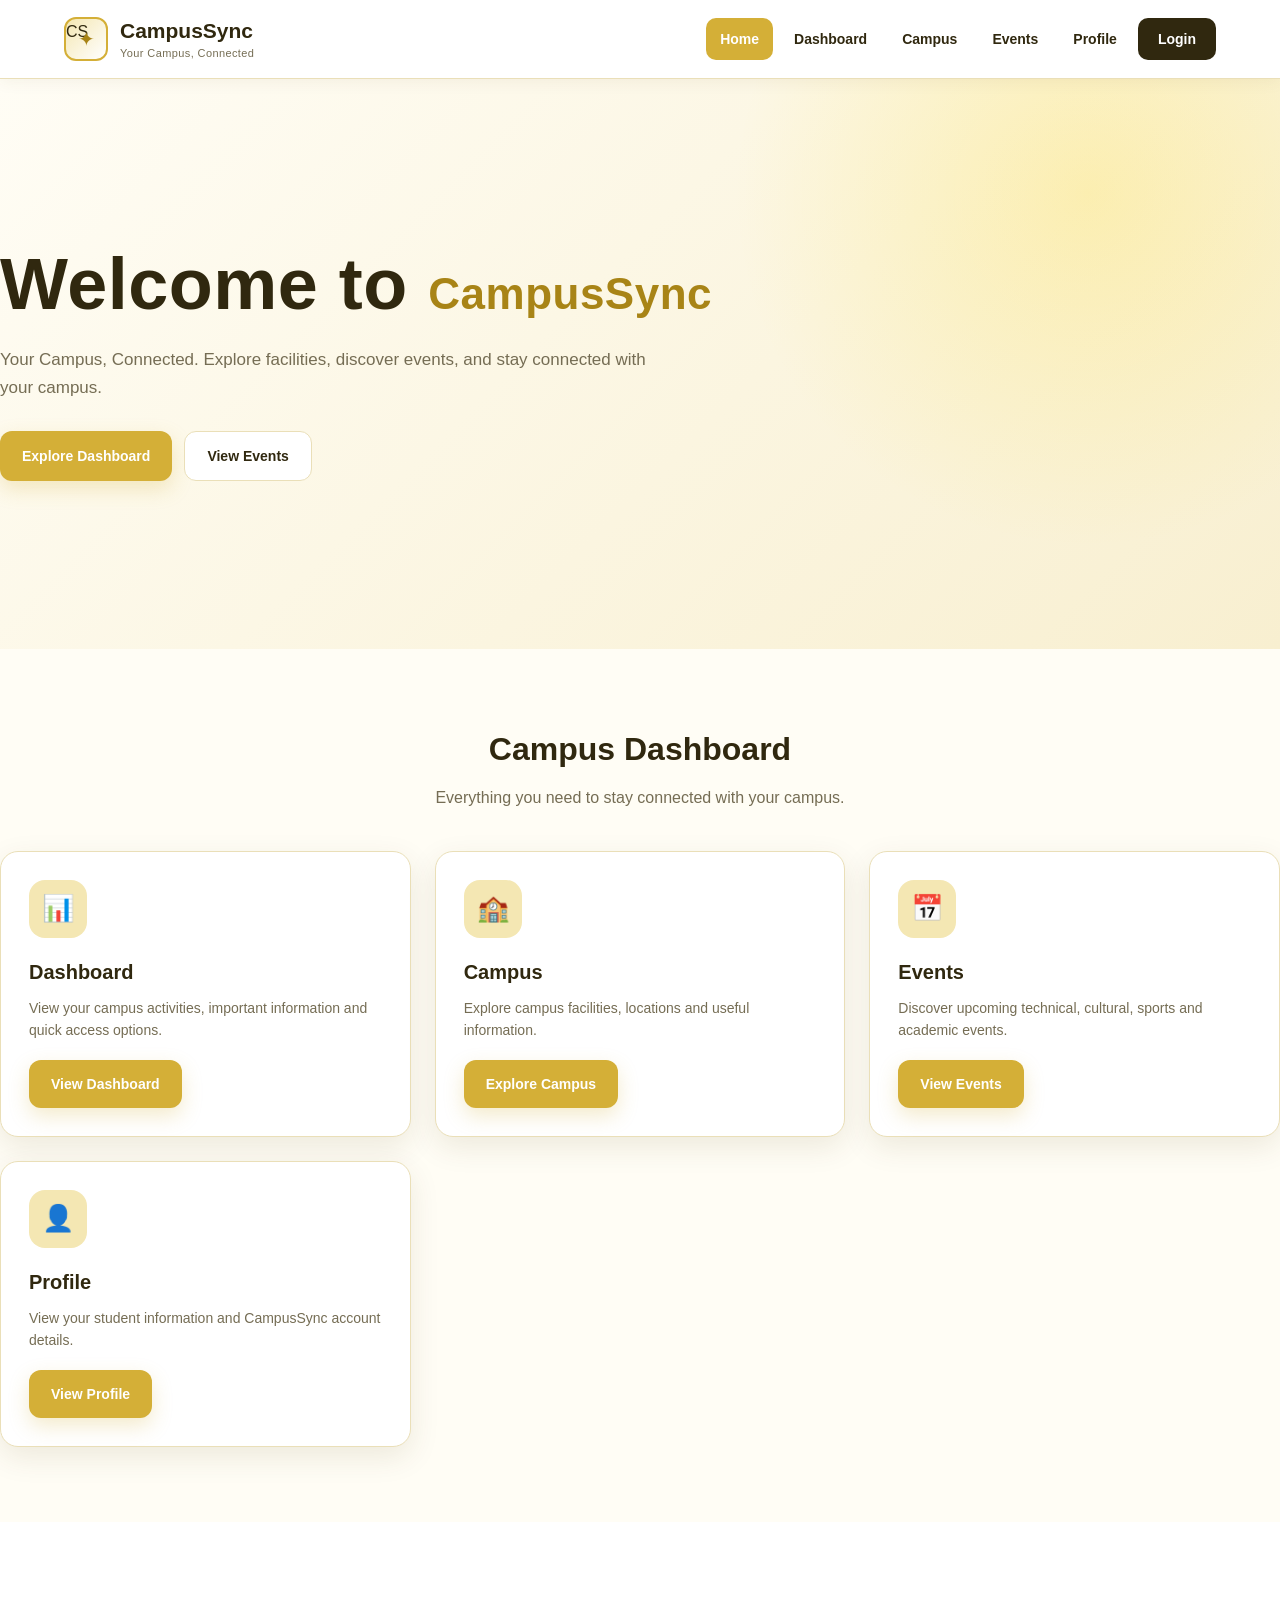
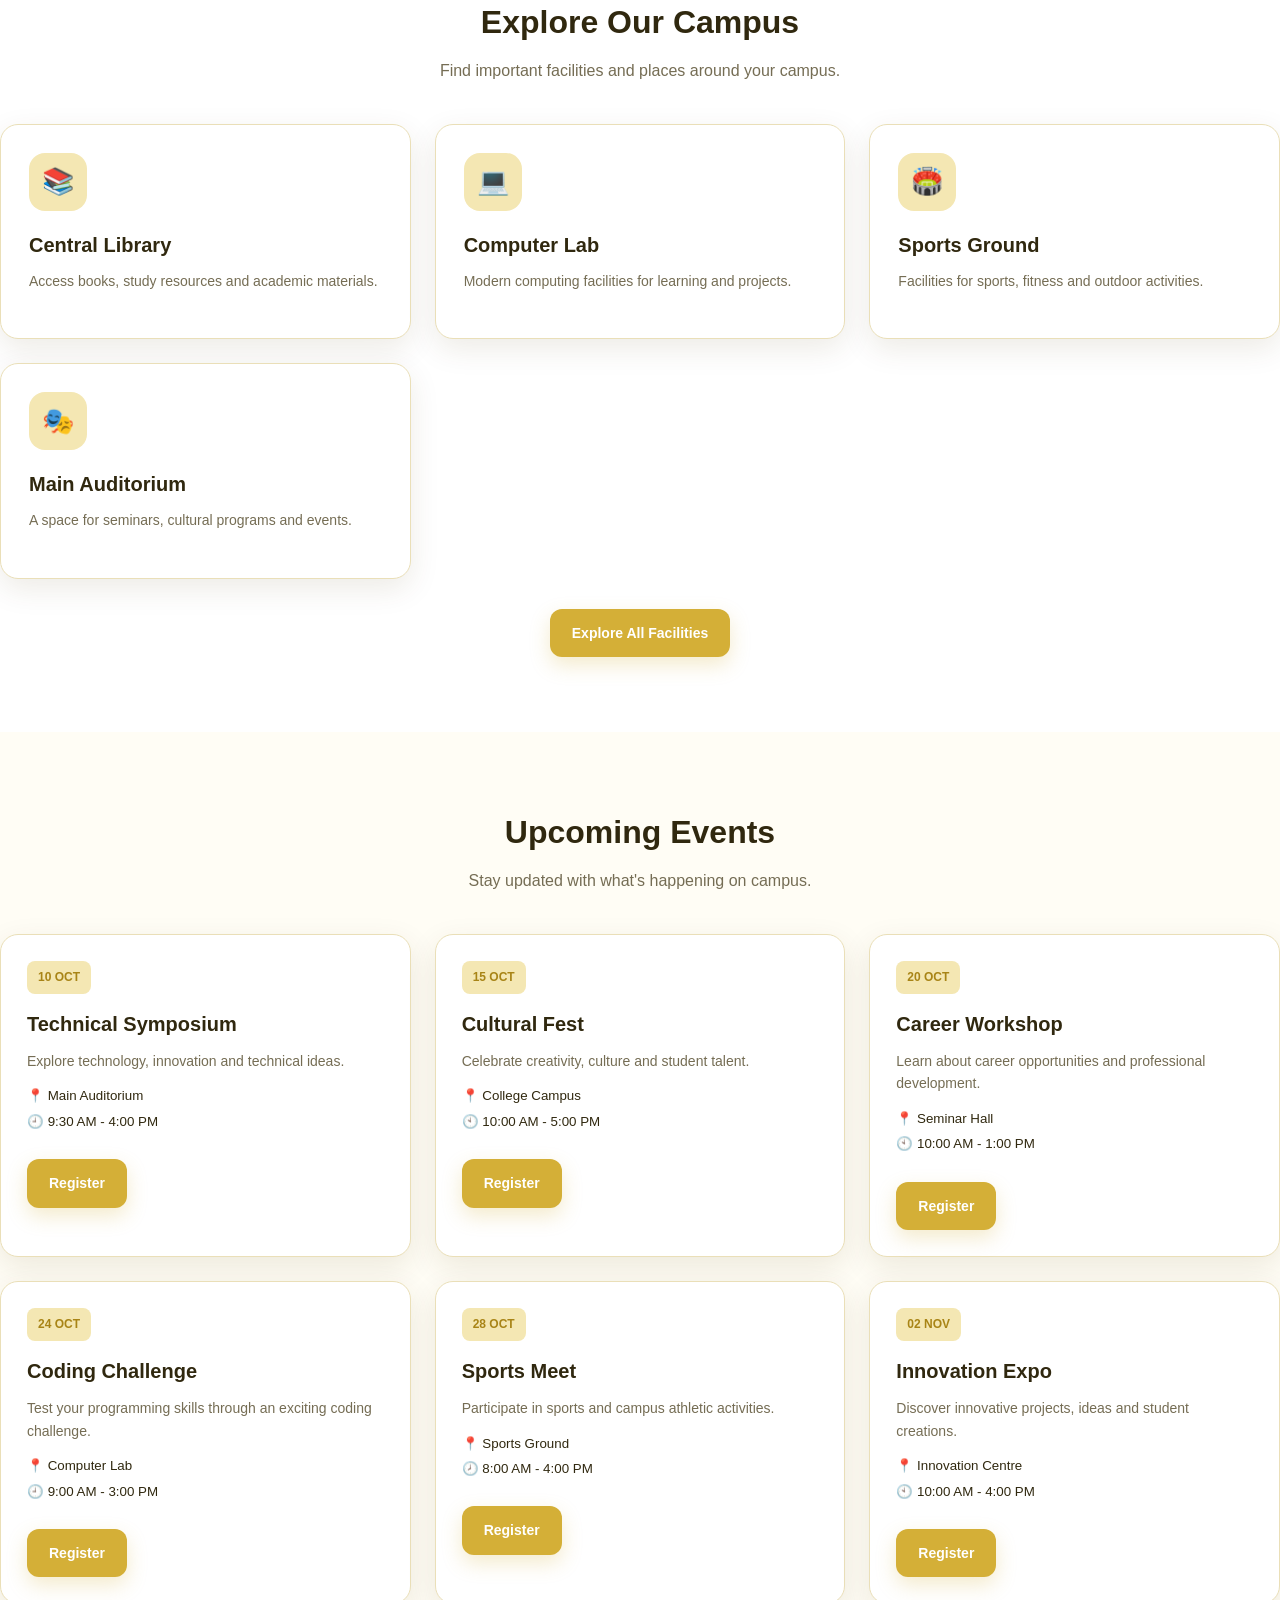
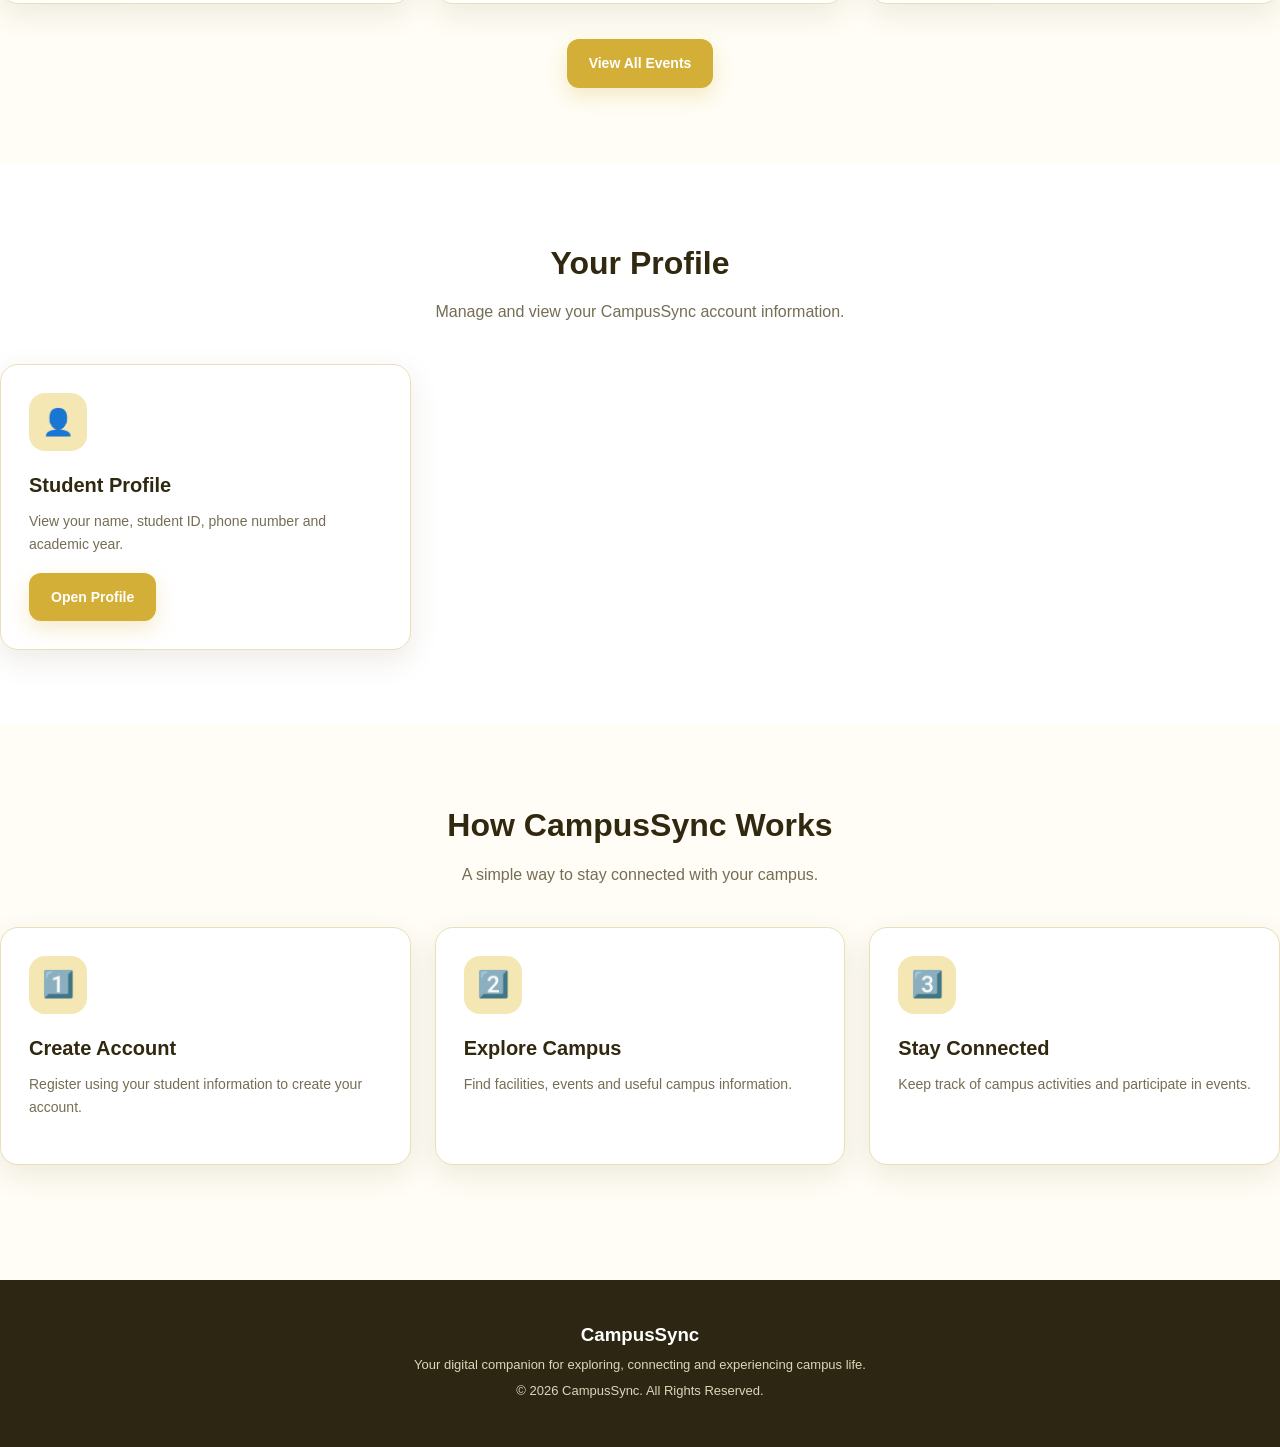
<file: index.html>
<!DOCTYPE html>
<html lang="en">
<head>
    <meta charset="UTF-8">
    <meta name="viewport" content="width=device-width, initial-scale=1.0">

    <title>CampusSync - Your Campus, Connected</title>

    <link rel="stylesheet" href="style.css">

    <!-- Professional Welcome Title -->
    <style>
        .welcome-title {
            font-size: 44px;
            font-weight: 600;
            letter-spacing: 0.5px;
            white-space: nowrap;
        }

        .welcome-title span {
            font-size: 44px;
            font-weight: 700;
        }

        @media (max-width: 600px) {
            .welcome-title {
                font-size: 32px;
                white-space: normal;
            }

            .welcome-title span {
                font-size: 32px;
            }
        }
    </style>
</head>

<body>

<!-- =========================
     NAVBAR
========================= -->
<header class="navbar">
    <div class="nav-container">

        <a href="index.html" class="brand">
            <div class="logo-placeholder">CS</div>

            <div class="brand-text">
                <div class="brand-name">CampusSync</div>
                <div class="brand-tagline">Your Campus, Connected</div>
            </div>
        </a>

        <nav class="nav-menu">

            <a href="index.html" class="active">Home</a>

            <a href="#dashboard" id="dashboardNav">
                Dashboard
            </a>

            <a href="#campus" id="campusNav">
                Campus
            </a>

            <a href="#events" id="eventsNav">
                Events
            </a>

            <a href="#profile" id="profileNav">
                Profile
            </a>

            <a href="login.html"
               id="loginLogoutNav"
               class="login-button">
                Login
            </a>

        </nav>

    </div>
</header>


<!-- =========================
     HERO SECTION
========================= -->
<section class="hero">

    <div class="hero-content">

        <h1 class="welcome-title">
            Welcome to <span>CampusSync</span>
        </h1>

        <p>
            Your Campus, Connected.
            Explore facilities, discover events,
            and stay connected with your campus.
        </p>

        <div class="hero-buttons">

            <a href="#dashboard"
               id="heroDashboardBtn"
               class="btn btn-primary">
                Explore Dashboard
            </a>

            <a href="#events"
               id="heroEventsBtn"
               class="btn btn-secondary">
                View Events
            </a>

        </div>

    </div>

</section>


<!-- =========================
     DASHBOARD SECTION
========================= -->
<section class="section" id="dashboard">

    <h2 class="section-title">
        Campus Dashboard
    </h2>

    <p class="section-subtitle">
        Everything you need to stay connected with your campus.
    </p>

    <div class="cards">

        <div class="card">

            <div class="card-icon">
                📊
            </div>

            <h3>Dashboard</h3>

            <p>
                View your campus activities,
                important information and quick access options.
            </p>

            <a href="login.html"
               id="viewDashboardBtn"
               class="btn btn-primary">
                View Dashboard
            </a>

        </div>


        <div class="card">

            <div class="card-icon">
                🏫
            </div>

            <h3>Campus</h3>

            <p>
                Explore campus facilities,
                locations and useful information.
            </p>

            <a href="login.html"
               id="viewCampusBtn"
               class="btn btn-primary">
                Explore Campus
            </a>

        </div>


        <div class="card">

            <div class="card-icon">
                📅
            </div>

            <h3>Events</h3>

            <p>
                Discover upcoming technical,
                cultural, sports and academic events.
            </p>

            <a href="login.html"
               id="viewEventsCardBtn"
               class="btn btn-primary">
                View Events
            </a>

        </div>


        <div class="card">

            <div class="card-icon">
                👤
            </div>

            <h3>Profile</h3>

            <p>
                View your student information
                and CampusSync account details.
            </p>

            <a href="login.html"
               id="viewProfileBtn"
               class="btn btn-primary">
                View Profile
            </a>

        </div>

    </div>

</section>


<!-- =========================
     CAMPUS SECTION
========================= -->
<section class="section" id="campus">

    <h2 class="section-title">
        Explore Our Campus
    </h2>

    <p class="section-subtitle">
        Find important facilities and places around your campus.
    </p>

    <div class="cards">

        <div class="card">

            <div class="card-icon">
                📚
            </div>

            <h3>Central Library</h3>

            <p>
                Access books, study resources
                and academic materials.
            </p>

        </div>


        <div class="card">

            <div class="card-icon">
                💻
            </div>

            <h3>Computer Lab</h3>

            <p>
                Modern computing facilities
                for learning and projects.
            </p>

        </div>


        <div class="card">

            <div class="card-icon">
                🏟️
            </div>

            <h3>Sports Ground</h3>

            <p>
                Facilities for sports,
                fitness and outdoor activities.
            </p>

        </div>


        <div class="card">

            <div class="card-icon">
                🎭
            </div>

            <h3>Main Auditorium</h3>

            <p>
                A space for seminars,
                cultural programs and events.
            </p>

        </div>

    </div>


    <div style="text-align:center; margin-top:30px;">

        <a href="login.html"
           id="exploreCampusBtn"
           class="btn btn-primary">
            Explore All Facilities
        </a>

    </div>

</section>


<!-- =========================
     EVENTS SECTION
========================= -->
<section class="section" id="events">

    <h2 class="section-title">
        Upcoming Events
    </h2>

    <p class="section-subtitle">
        Stay updated with what's happening on campus.
    </p>


    <div class="events-grid">

        <!-- Event 1 -->
        <div class="event-card">

            <div class="event-date">
                <strong>10</strong>
                <span>OCT</span>
            </div>

            <div class="event-content">

                <h3>
                    Technical Symposium
                </h3>

                <p>
                    Explore technology,
                    innovation and technical ideas.
                </p>

                <small>
                    📍 Main Auditorium
                    <br>
                    🕘 9:30 AM - 4:00 PM
                </small>

                <br><br>

                <a href="login.html"
                   class="btn btn-primary eventRegisterBtn"
                   data-event="Technical Symposium">
                    Register
                </a>

            </div>

        </div>


        <!-- Event 2 -->
        <div class="event-card">

            <div class="event-date">
                <strong>15</strong>
                <span>OCT</span>
            </div>

            <div class="event-content">

                <h3>
                    Cultural Fest
                </h3>

                <p>
                    Celebrate creativity,
                    culture and student talent.
                </p>

                <small>
                    📍 College Campus
                    <br>
                    🕙 10:00 AM - 5:00 PM
                </small>

                <br><br>

                <a href="login.html"
                   class="btn btn-primary eventRegisterBtn"
                   data-event="Cultural Fest">
                    Register
                </a>

            </div>

        </div>


        <!-- Event 3 -->
        <div class="event-card">

            <div class="event-date">
                <strong>20</strong>
                <span>OCT</span>
            </div>

            <div class="event-content">

                <h3>
                    Career Workshop
                </h3>

                <p>
                    Learn about career opportunities
                    and professional development.
                </p>

                <small>
                    📍 Seminar Hall
                    <br>
                    🕙 10:00 AM - 1:00 PM
                </small>

                <br><br>

                <a href="login.html"
                   class="btn btn-primary eventRegisterBtn"
                   data-event="Career Workshop">
                    Register
                </a>

            </div>

        </div>


        <!-- Event 4 -->
        <div class="event-card">

            <div class="event-date">
                <strong>24</strong>
                <span>OCT</span>
            </div>

            <div class="event-content">

                <h3>
                    Coding Challenge
                </h3>

                <p>
                    Test your programming skills
                    through an exciting coding challenge.
                </p>

                <small>
                    📍 Computer Lab
                    <br>
                    🕘 9:00 AM - 3:00 PM
                </small>

                <br><br>

                <a href="login.html"
                   class="btn btn-primary eventRegisterBtn"
                   data-event="Coding Challenge">
                    Register
                </a>

            </div>

        </div>


        <!-- Event 5 -->
        <div class="event-card">

            <div class="event-date">
                <strong>28</strong>
                <span>OCT</span>
            </div>

            <div class="event-content">

                <h3>
                    Sports Meet
                </h3>

                <p>
                    Participate in sports
                    and campus athletic activities.
                </p>

                <small>
                    📍 Sports Ground
                    <br>
                    🕗 8:00 AM - 4:00 PM
                </small>

                <br><br>

                <a href="login.html"
                   class="btn btn-primary eventRegisterBtn"
                   data-event="Sports Meet">
                    Register
                </a>

            </div>

        </div>


        <!-- Event 6 -->
        <div class="event-card">

            <div class="event-date">
                <strong>02</strong>
                <span>NOV</span>
            </div>

            <div class="event-content">

                <h3>
                    Innovation Expo
                </h3>

                <p>
                    Discover innovative projects,
                    ideas and student creations.
                </p>

                <small>
                    📍 Innovation Centre
                    <br>
                    🕙 10:00 AM - 4:00 PM
                </small>

                <br><br>

                <a href="login.html"
                   class="btn btn-primary eventRegisterBtn"
                   data-event="Innovation Expo">
                    Register
                </a>

            </div>

        </div>

    </div>


    <div style="text-align:center; margin-top:35px;">

        <a href="login.html"
           id="viewAllEventsBtn"
           class="btn btn-primary">
            View All Events
        </a>

    </div>

</section>


<!-- =========================
     PROFILE SECTION
========================= -->
<section class="section" id="profile">

    <h2 class="section-title">
        Your Profile
    </h2>

    <p class="section-subtitle">
        Manage and view your CampusSync account information.
    </p>

    <div class="cards">

        <div class="card">

            <div class="card-icon">
                👤
            </div>

            <h3>
                Student Profile
            </h3>

            <p>
                View your name, student ID,
                phone number and academic year.
            </p>

            <a href="login.html"
               id="viewProfileSectionBtn"
               class="btn btn-primary">
                Open Profile
            </a>

        </div>

    </div>

</section>


<!-- =========================
     HOW CAMPUSSYNC WORKS
========================= -->
<section class="section">

    <h2 class="section-title">
        How CampusSync Works
    </h2>

    <p class="section-subtitle">
        A simple way to stay connected with your campus.
    </p>


    <div class="cards">

        <div class="card">

            <div class="card-icon">
                1️⃣
            </div>

            <h3>
                Create Account
            </h3>

            <p>
                Register using your student
                information to create your account.
            </p>

        </div>


        <div class="card">

            <div class="card-icon">
                2️⃣
            </div>

            <h3>
                Explore Campus
            </h3>

            <p>
                Find facilities, events
                and useful campus information.
            </p>

        </div>


        <div class="card">

            <div class="card-icon">
                3️⃣
            </div>

            <h3>
                Stay Connected
            </h3>

            <p>
                Keep track of campus activities
                and participate in events.
            </p>

        </div>

    </div>

</section>


<!-- =========================
     FOOTER
========================= -->
<footer>

    <div class="footer-content">

        <h3>
            CampusSync
        </h3>

        <p>
            Your digital companion for exploring,
            connecting and experiencing campus life.
        </p>

        <p>
            © 2026 CampusSync. All Rights Reserved.
        </p>

    </div>

</footer>


<!-- =========================
     JAVASCRIPT
========================= -->
<script>

document.addEventListener("DOMContentLoaded", function () {

    const isLoggedIn =
        localStorage.getItem("isLoggedIn") === "true";


    /* =========================
       NAVIGATION ELEMENTS
    ========================= */

    const dashboardNav =
        document.getElementById("dashboardNav");

    const campusNav =
        document.getElementById("campusNav");

    const eventsNav =
        document.getElementById("eventsNav");

    const profileNav =
        document.getElementById("profileNav");

    const loginLogoutNav =
        document.getElementById("loginLogoutNav");


    /* =========================
       LOGIN / LOGOUT NAVBAR
    ========================= */

    if (isLoggedIn) {

        loginLogoutNav.textContent = "Logout";
        loginLogoutNav.href = "#";

        loginLogoutNav.addEventListener("click", function (event) {

            event.preventDefault();

            localStorage.removeItem("campusSyncUser");
            localStorage.removeItem("isLoggedIn");

            window.location.href = "index.html";

        });

    } else {

        loginLogoutNav.textContent = "Login";
        loginLogoutNav.href = "login.html";

    }


    /* =========================
       PROTECTED NAVIGATION
    ========================= */

    function setupNavigation(element, sectionId, page) {

        if (!element) return;

        if (isLoggedIn) {

            element.href = page;

        } else {

            element.href = "#" + sectionId;

        }

    }


    setupNavigation(
        dashboardNav,
        "dashboard",
        "dashboard.html"
    );

    setupNavigation(
        campusNav,
        "campus",
        "campus.html"
    );

    setupNavigation(
        eventsNav,
        "events",
        "events.html"
    );

    setupNavigation(
        profileNav,
        "profile",
        "profile.html"
    );


    /* =========================
       HERO BUTTONS
    ========================= */

    const heroDashboardBtn =
        document.getElementById("heroDashboardBtn");

    const heroEventsBtn =
        document.getElementById("heroEventsBtn");


    if (isLoggedIn) {

        heroDashboardBtn.href = "dashboard.html";
        heroEventsBtn.href = "events.html";

    } else {

        heroDashboardBtn.href = "#dashboard";
        heroEventsBtn.href = "#events";

    }


    /* =========================
       DASHBOARD BUTTON
    ========================= */

    const viewDashboardBtn =
        document.getElementById("viewDashboardBtn");

    if (isLoggedIn) {

        viewDashboardBtn.href = "dashboard.html";

    } else {

        viewDashboardBtn.href = "login.html";

    }


    /* =========================
       CAMPUS BUTTON
    ========================= */

    const viewCampusBtn =
        document.getElementById("viewCampusBtn");

    const exploreCampusBtn =
        document.getElementById("exploreCampusBtn");


    if (isLoggedIn) {

        viewCampusBtn.href = "campus.html";
        exploreCampusBtn.href = "campus.html";

    } else {

        viewCampusBtn.href = "login.html";
        exploreCampusBtn.href = "login.html";

    }


    /* =========================
       EVENTS BUTTONS
    ========================= */

    const viewEventsCardBtn =
        document.getElementById("viewEventsCardBtn");

    const viewAllEventsBtn =
        document.getElementById("viewAllEventsBtn");


    if (isLoggedIn) {

        viewEventsCardBtn.href = "events.html";
        viewAllEventsBtn.href = "events.html";

    } else {

        viewEventsCardBtn.href = "login.html";
        viewAllEventsBtn.href = "login.html";

    }


    /* =========================
       PROFILE BUTTONS
    ========================= */

    const viewProfileBtn =
        document.getElementById("viewProfileBtn");

    const viewProfileSectionBtn =
        document.getElementById("viewProfileSectionBtn");


    if (isLoggedIn) {

        viewProfileBtn.href = "profile.html";
        viewProfileSectionBtn.href = "profile.html";

    } else {

        viewProfileBtn.href = "login.html";
        viewProfileSectionBtn.href = "login.html";

    }


    /* =========================
       EVENT REGISTER BUTTONS
    ========================= */

    const eventButtons =
        document.querySelectorAll(".eventRegisterBtn");


    eventButtons.forEach(function (button) {

        button.addEventListener("click", function (event) {

            event.preventDefault();

            const eventName =
                button.getAttribute("data-event");


            if (!isLoggedIn) {

                window.location.href = "login.html";

            } else {

                window.location.href =
                    "event-register.html?event=" +
                    encodeURIComponent(eventName);

            }

        });

    });

});

</script>

</body>
</html>
</file>
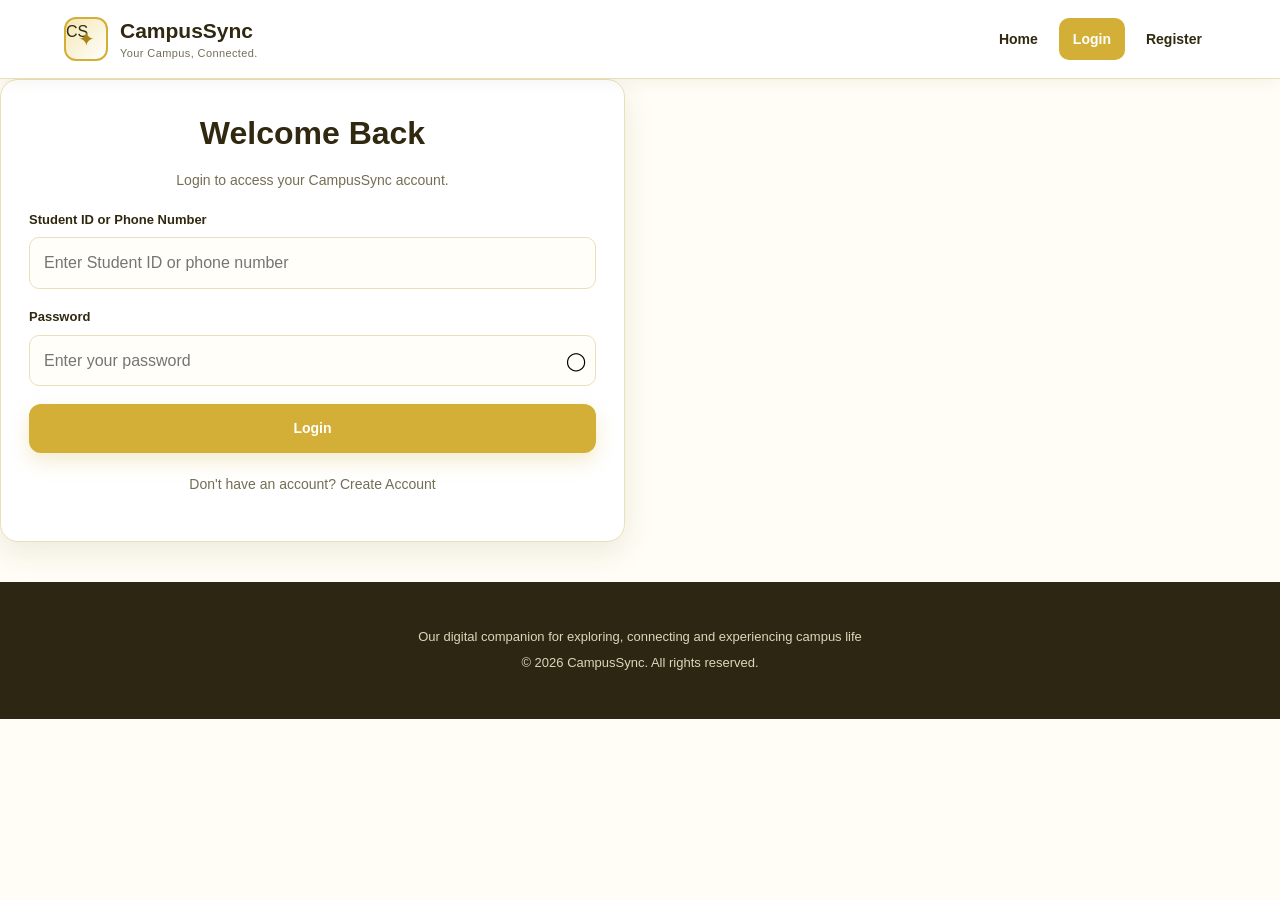
<file: campus.html>
<!DOCTYPE html>
<html lang="en">

<head>

    <meta charset="UTF-8">
    <meta name="viewport" content="width=device-width, initial-scale=1.0">

    <title>Campus | CampusSync</title>

    <!-- LOGIN PROTECTION -->
    <script>
        if (localStorage.getItem("isLoggedIn") !== "true") {
            window.location.replace("login.html");
        }
    </script>

    <link rel="stylesheet" href="style.css">

</head>

<body>


<!-- =====================================================
     NAVBAR
===================================================== -->

<nav class="navbar">

    <div class="nav-container">

        <!-- BRAND -->

        <a href="index.html" class="brand">

            <div class="logo-placeholder"></div>

            <div class="brand-text">

                <span class="brand-name">
                    CampusSync
                </span>

                <span class="brand-tagline">
                    Your Campus, Connected.
                </span>

            </div>

        </a>


        <!-- NAVIGATION -->

        <div class="nav-menu">

            <a href="index.html">
                Home
            </a>

            <a href="dashboard.html">
                Dashboard
            </a>

            <a href="campus.html" class="active">
                Campus
            </a>

            <a href="events.html">
                Events
            </a>

            <a href="profile.html">
                Profile
            </a>

            <a href="#" class="login-button" onclick="logout()">
                Logout
            </a>

        </div>

    </div>

</nav>



<!-- =====================================================
     PAGE HEADER
===================================================== -->

<section class="page-header">

    <div class="container">

        <h1>
            Explore Our Campus
        </h1>

        <p>
            Discover facilities, spaces and services available
            for students.
        </p>

    </div>

</section>



<!-- =====================================================
     CAMPUS SEARCH
===================================================== -->

<section class="section">

    <div class="container">

        <div class="campus-search">

            <div class="search-box">

                <input
                    type="text"
                    id="campusSearch"
                    placeholder="Search campus facilities..."
                    autocomplete="off"
                >

                <button
                    type="button"
                    onclick="searchCampus()"
                >
                    Search
                </button>

            </div>

        </div>



        <!-- SEARCH RESULT -->

        <div
            id="searchResult"
            class="message"
        ></div>



        <!-- =================================================
             CAMPUS FACILITIES
        ================================================== -->

        <div class="cards" id="campusCards">


            <!-- CENTRAL LIBRARY -->

            <div class="card campus-card">

                <div class="card-icon">
                    📚
                </div>

                <h3>
                    Central Library
                </h3>

                <p>
                    A peaceful learning space with books,
                    reference materials and digital resources
                    for students.
                </p>

                <a
                    href="#library"
                    class="event-button"
                >
                    View Details
                </a>

            </div>


            <!-- COMPUTER LAB -->

            <div class="card campus-card">

                <div class="card-icon">
                    💻
                </div>

                <h3>
                    Computer Lab
                </h3>

                <p>
                    Modern computer facilities supporting
                    programming, academic work and practical
                    learning.
                </p>

                <a
                    href="#computer-lab"
                    class="event-button"
                >
                    View Details
                </a>

            </div>


            <!-- SPORTS GROUND -->

            <div class="card campus-card">

                <div class="card-icon">
                    ⚽
                </div>

                <h3>
                    Sports Ground
                </h3>

                <p>
                    A dedicated area for sports, physical
                    activities and student recreation.
                </p>

                <a
                    href="#sports"
                    class="event-button"
                >
                    View Details
                </a>

            </div>


            <!-- AUDITORIUM -->

            <div class="card campus-card">

                <div class="card-icon">
                    🎭
                </div>

                <h3>
                    Main Auditorium
                </h3>

                <p>
                    A large venue for seminars, workshops,
                    cultural programs and college events.
                </p>

                <a
                    href="#auditorium"
                    class="event-button"
                >
                    View Details
                </a>

            </div>


            <!-- CANTEEN -->

            <div class="card campus-card">

                <div class="card-icon">
                    🍴
                </div>

                <h3>
                    Campus Canteen
                </h3>

                <p>
                    A convenient place for students to relax,
                    meet friends and enjoy refreshments.
                </p>

                <a
                    href="#canteen"
                    class="event-button"
                >
                    View Details
                </a>

            </div>


            <!-- INNOVATION CENTRE -->

            <div class="card campus-card">

                <div class="card-icon">
                    💡
                </div>

                <h3>
                    Innovation Centre
                </h3>

                <p>
                    A creative environment for student projects,
                    innovation, ideas and experimentation.
                </p>

                <a
                    href="#innovation"
                    class="event-button"
                >
                    View Details
                </a>

            </div>

        </div>

    </div>

</section>



<!-- =====================================================
     FACILITY DETAILS
===================================================== -->

<section class="section">

    <div class="container">


        <!-- LIBRARY -->

        <div
            class="info-card"
            id="library"
            style="margin-bottom:20px;"
        >

            <h2>
                📚 Central Library
            </h2>

            <p>
                The Central Library provides students with
                academic books, reference materials and
                digital learning resources.
            </p>

            <div class="info-grid" style="margin-top:20px;">

                <div class="info-item">

                    <div class="info-label">
                        Facility
                    </div>

                    <div class="info-value">
                        Library
                    </div>

                </div>

                <div class="info-item">

                    <div class="info-label">
                        Purpose
                    </div>

                    <div class="info-value">
                        Study & Research
                    </div>

                </div>

            </div>

        </div>



        <!-- COMPUTER LAB -->

        <div
            class="info-card"
            id="computer-lab"
            style="margin-bottom:20px;"
        >

            <h2>
                💻 Computer Lab
            </h2>

            <p>
                The Computer Lab supports programming,
                practical classes, academic projects and
                technology-based learning.
            </p>

            <div class="info-grid" style="margin-top:20px;">

                <div class="info-item">

                    <div class="info-label">
                        Facility
                    </div>

                    <div class="info-value">
                        Computer Laboratory
                    </div>

                </div>

                <div class="info-item">

                    <div class="info-label">
                        Purpose
                    </div>

                    <div class="info-value">
                        Practical Learning
                    </div>

                </div>

            </div>

        </div>



        <!-- SPORTS -->

        <div
            class="info-card"
            id="sports"
            style="margin-bottom:20px;"
        >

            <h2>
                ⚽ Sports Ground
            </h2>

            <p>
                The Sports Ground provides space for sports,
                physical activities, competitions and
                recreational activities.
            </p>

            <div class="info-grid" style="margin-top:20px;">

                <div class="info-item">

                    <div class="info-label">
                        Facility
                    </div>

                    <div class="info-value">
                        Sports Ground
                    </div>

                </div>

                <div class="info-item">

                    <div class="info-label">
                        Purpose
                    </div>

                    <div class="info-value">
                        Sports & Recreation
                    </div>

                </div>

            </div>

        </div>



        <!-- AUDITORIUM -->

        <div
            class="info-card"
            id="auditorium"
            style="margin-bottom:20px;"
        >

            <h2>
                🎭 Main Auditorium
            </h2>

            <p>
                The Main Auditorium is used for seminars,
                workshops, cultural programs, guest lectures
                and important college events.
            </p>

            <div class="info-grid" style="margin-top:20px;">

                <div class="info-item">

                    <div class="info-label">
                        Facility
                    </div>

                    <div class="info-value">
                        Auditorium
                    </div>

                </div>

                <div class="info-item">

                    <div class="info-label">
                        Purpose
                    </div>

                    <div class="info-value">
                        Events & Programs
                    </div>

                </div>

            </div>

        </div>



        <!-- CANTEEN -->

        <div
            class="info-card"
            id="canteen"
            style="margin-bottom:20px;"
        >

            <h2>
                🍴 Campus Canteen
            </h2>

            <p>
                The Campus Canteen provides students with a
                convenient place to have refreshments and
                spend time between classes.
            </p>

            <div class="info-grid" style="margin-top:20px;">

                <div class="info-item">

                    <div class="info-label">
                        Facility
                    </div>

                    <div class="info-value">
                        Canteen
                    </div>

                </div>

                <div class="info-item">

                    <div class="info-label">
                        Purpose
                    </div>

                    <div class="info-value">
                        Refreshments
                    </div>

                </div>

            </div>

        </div>



        <!-- INNOVATION CENTRE -->

        <div
            class="info-card"
            id="innovation"
        >

            <h2>
                💡 Innovation Centre
            </h2>

            <p>
                The Innovation Centre provides students with
                a creative environment for projects,
                experimentation, innovation and idea development.
            </p>

            <div class="info-grid" style="margin-top:20px;">

                <div class="info-item">

                    <div class="info-label">
                        Facility
                    </div>

                    <div class="info-value">
                        Innovation Centre
                    </div>

                </div>

                <div class="info-item">

                    <div class="info-label">
                        Purpose
                    </div>

                    <div class="info-value">
                        Innovation & Projects
                    </div>

                </div>

            </div>

        </div>

    </div>

</section>



<!-- =====================================================
     FOOTER
===================================================== -->

<footer>

    <strong>
        CampusSync
    </strong>

    <p>
        Your digital companion for exploring, connecting
        and experiencing campus life.
    </p>

    <p>
        © 2026 CampusSync. All rights reserved.
    </p>

</footer>



<!-- =====================================================
     JAVASCRIPT
===================================================== -->

<script>

/* =====================================================
   CAMPUS SEARCH
===================================================== */

function searchCampus() {

    const searchInput =
        document.getElementById("campusSearch");

    const result =
        document.getElementById("searchResult");

    const cards =
        document.querySelectorAll(".campus-card");

    const searchText =
        searchInput.value
            .toLowerCase()
            .trim();


    /* Empty search */

    if (searchText === "") {

        cards.forEach(function(card) {

            card.style.display = "block";

        });

        result.className = "message";

        result.textContent = "";

        return;

    }


    let found = false;


    cards.forEach(function(card) {

        const cardText =
            card.textContent.toLowerCase();


        if (cardText.includes(searchText)) {

            card.style.display = "block";

            found = true;

        }

        else {

            card.style.display = "none";

        }

    });


    /* Search result */

    if (found) {

        result.className =
            "message success";

        result.textContent =
            "Facility found.";

    }

    else {

        result.className =
            "message error";

        result.textContent =
            "No matching campus facility found.";

    }

}



/* =====================================================
   ENTER KEY SEARCH
===================================================== */

document
    .getElementById("campusSearch")
    .addEventListener("keydown", function(event) {

        if (event.key === "Enter") {

            searchCampus();

        }

    });



/* =====================================================
   LOGOUT
===================================================== */

function logout() {

    localStorage.removeItem("campusSyncUser");

    localStorage.removeItem("isLoggedIn");

    window.location.href = "index.html";

}

</script>


</body>
</html>
</file>
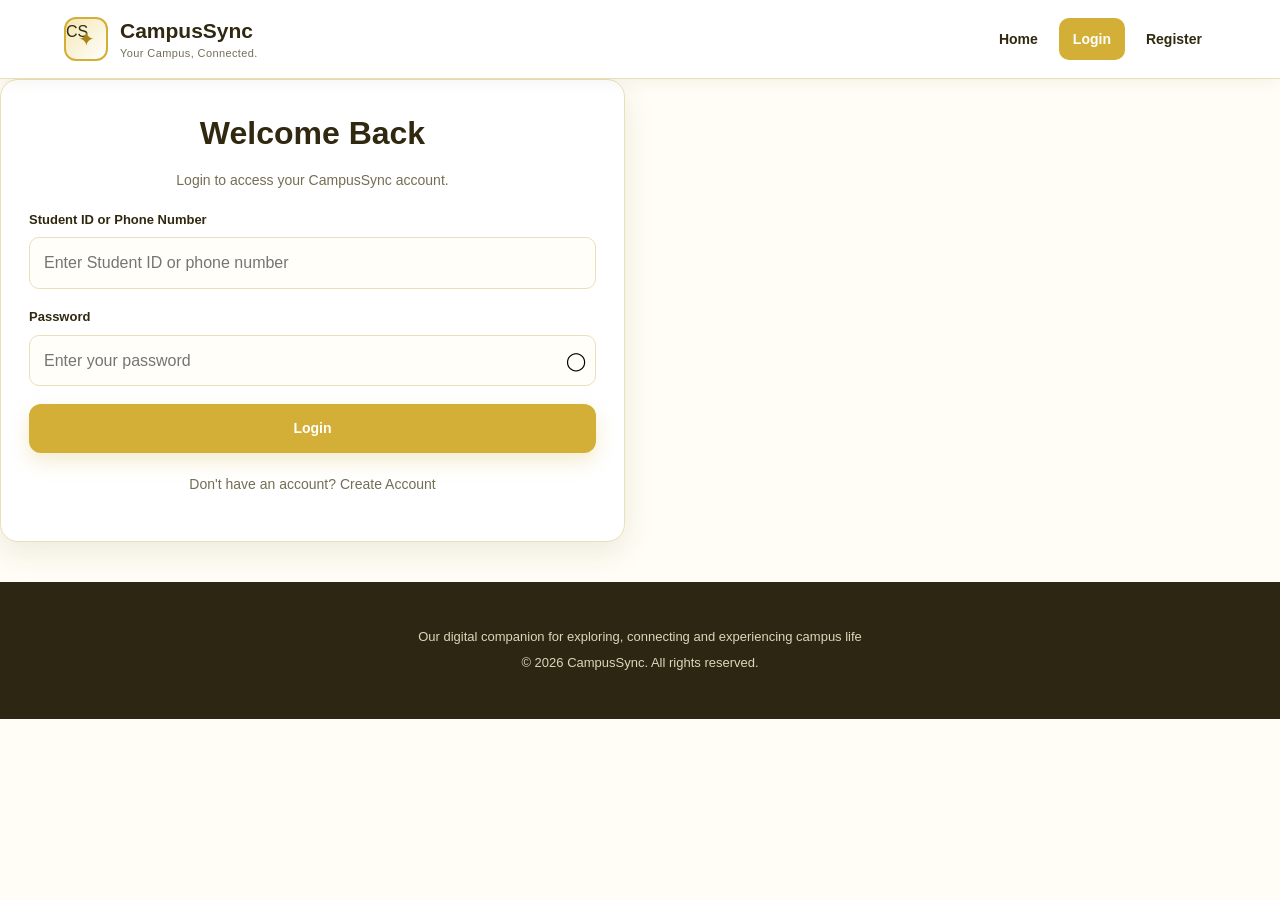
<file: dashboard.html>
<!DOCTYPE html>
<html lang="en">

<head>

    <meta charset="UTF-8">
    <meta name="viewport" content="width=device-width, initial-scale=1.0">

    <title>Dashboard | CampusSync</title>

    <!-- LOGIN PROTECTION -->
    <script>
        if (localStorage.getItem("isLoggedIn") !== "true") {
            window.location.replace("login.html");
        }
    </script>

    <link rel="stylesheet" href="style.css">

</head>

<body>


<!-- =====================================================
     NAVBAR
===================================================== -->

<nav class="navbar">

    <div class="nav-container">

        <!-- BRAND -->

        <a href="index.html" class="brand">

            <div class="logo-placeholder"></div>

            <div class="brand-text">

                <span class="brand-name">
                    CampusSync
                </span>

                <span class="brand-tagline">
                    Your Campus, Connected.
                </span>

            </div>

        </a>


        <!-- NAVIGATION -->

        <div class="nav-menu">

            <a href="index.html">
                Home
            </a>

            <a href="dashboard.html" class="active">
                Dashboard
            </a>

            <a href="campus.html">
                Campus
            </a>

            <a href="events.html">
                Events
            </a>

            <a href="profile.html">
                Profile
            </a>

            <a href="#" class="login-button" onclick="logout()">
                Logout
            </a>

        </div>

    </div>

</nav>



<!-- =====================================================
     PAGE HEADER
===================================================== -->

<section class="page-header">

    <div class="container">

        <h1>
            Student Dashboard
        </h1>

        <p>
            Welcome to your CampusSync student dashboard.
        </p>

    </div>

</section>



<!-- =====================================================
     WELCOME SECTION
===================================================== -->

<section class="section">

    <div class="container">


        <!-- WELCOME CARD -->

        <div class="card" style="margin-bottom:30px;">

            <div class="card-icon">
                👋
            </div>

            <h3>
                Welcome, <span id="welcomeName">Student</span>!
            </h3>

            <p>
                Your CampusSync dashboard gives you quick access
                to campus facilities, events and your student
                profile.
            </p>

        </div>



        <!-- =================================================
             QUICK ACCESS
        ================================================== -->

        <h2 class="section-title">
            Quick Access
        </h2>

        <p class="section-subtitle">
            Quickly access the most important CampusSync
            features.
        </p>


        <div class="cards">


            <!-- CAMPUS -->

            <div class="card">

                <div class="card-icon">
                    🏫
                </div>

                <h3>
                    Explore Campus
                </h3>

                <p>
                    Discover the library, computer lab, sports
                    ground and other campus facilities.
                </p>

                <a
                    href="campus.html"
                    class="event-button"
                >
                    View Campus
                </a>

            </div>


            <!-- EVENTS -->

            <div class="card">

                <div class="card-icon">
                    🎉
                </div>

                <h3>
                    Campus Events
                </h3>

                <p>
                    View upcoming technical, cultural, sports
                    and career events.
                </p>

                <a
                    href="events.html"
                    class="event-button"
                >
                    View Events
                </a>

            </div>


            <!-- PROFILE -->

            <div class="card">

                <div class="card-icon">
                    👤
                </div>

                <h3>
                    My Profile
                </h3>

                <p>
                    View your personal information and
                    CampusSync account details.
                </p>

                <a
                    href="profile.html"
                    class="event-button"
                >
                    View Profile
                </a>

            </div>

        </div>

    </div>

</section>



<!-- =====================================================
     CAMPUS OVERVIEW
===================================================== -->

<section class="section">

    <div class="container">

        <h2 class="section-title">
            Campus Overview
        </h2>

        <p class="section-subtitle">
            Explore some of the important facilities available
            on your campus.
        </p>


        <div class="cards">


            <!-- LIBRARY -->

            <div class="card">

                <div class="card-icon">
                    📚
                </div>

                <h3>
                    Central Library
                </h3>

                <p>
                    Books, digital resources and study spaces
                    for students.
                </p>

                <a
                    href="campus.html"
                    class="event-button"
                >
                    Explore
                </a>

            </div>


            <!-- COMPUTER LAB -->

            <div class="card">

                <div class="card-icon">
                    💻
                </div>

                <h3>
                    Computer Lab
                </h3>

                <p>
                    Modern computing facilities for academic
                    and practical learning.
                </p>

                <a
                    href="campus.html"
                    class="event-button"
                >
                    Explore
                </a>

            </div>


            <!-- SPORTS -->

            <div class="card">

                <div class="card-icon">
                    ⚽
                </div>

                <h3>
                    Sports Ground
                </h3>

                <p>
                    Space for sports, physical activities and
                    student recreation.
                </p>

                <a
                    href="campus.html"
                    class="event-button"
                >
                    Explore
                </a>

            </div>

        </div>

    </div>

</section>



<!-- =====================================================
     UPCOMING EVENTS
===================================================== -->

<section class="section">

    <div class="container">

        <h2 class="section-title">
            Upcoming Events
        </h2>

        <p class="section-subtitle">
            Keep track of important events happening on campus.
        </p>


        <div class="events-grid">


            <!-- EVENT 1 -->

            <div class="event-card">

                <span class="event-date">
                    OCT 10, 2026
                </span>

                <h3>
                    Technical Symposium
                </h3>

                <p>
                    Explore technology, innovation and student
                    project presentations.
                </p>

                <a
                    href="events.html"
                    class="event-button"
                >
                    View Event
                </a>

            </div>


            <!-- EVENT 2 -->

            <div class="event-card">

                <span class="event-date">
                    OCT 15, 2026
                </span>

                <h3>
                    Cultural Fest
                </h3>

                <p>
                    Celebrate creativity, culture, music and
                    student performances.
                </p>

                <a
                    href="events.html"
                    class="event-button"
                >
                    View Event
                </a>

            </div>


            <!-- EVENT 3 -->

            <div class="event-card">

                <span class="event-date">
                    OCT 20, 2026
                </span>

                <h3>
                    Career Workshop
                </h3>

                <p>
                    Learn about career opportunities, skills
                    and professional development.
                </p>

                <a
                    href="events.html"
                    class="event-button"
                >
                    View Event
                </a>

            </div>


            <!-- EVENT 4 -->

            <div class="event-card">

                <span class="event-date">
                    OCT 24, 2026
                </span>

                <h3>
                    Coding Challenge
                </h3>

                <p>
                    Test your programming knowledge through an
                    exciting coding competition.
                </p>

                <a
                    href="events.html"
                    class="event-button"
                >
                    View Event
                </a>

            </div>


            <!-- EVENT 5 -->

            <div class="event-card">

                <span class="event-date">
                    OCT 28, 2026
                </span>

                <h3>
                    Sports Meet
                </h3>

                <p>
                    Participate in various sports and
                    recreational activities.
                </p>

                <a
                    href="events.html"
                    class="event-button"
                >
                    View Event
                </a>

            </div>


            <!-- EVENT 6 -->

            <div class="event-card">

                <span class="event-date">
                    NOV 2, 2026
                </span>

                <h3>
                    Innovation Expo
                </h3>

                <p>
                    Discover creative student projects,
                    inventions and innovative ideas.
                </p>

                <a
                    href="events.html"
                    class="event-button"
                >
                    View Event
                </a>

            </div>

        </div>

    </div>

</section>



<!-- =====================================================
     FOOTER
===================================================== -->

<footer>

    <strong>
        CampusSync
    </strong>

    <p>
        Your digital companion for exploring, connecting
        and experiencing campus life.
    </p>

    <p>
        © 2026 CampusSync. All rights reserved.
    </p>

</footer>



<!-- =====================================================
     JAVASCRIPT
===================================================== -->

<script>

/* =====================================================
   LOAD USER INFORMATION
===================================================== */

const storedUser =
    localStorage.getItem("campusSyncUser");


if (storedUser) {

    try {

        const user =
            JSON.parse(storedUser);

        let fullName = "";


        if (user.firstName || user.lastName) {

            fullName =
                (user.firstName || "") +
                " " +
                (user.lastName || "");

            fullName =
                fullName.trim();

        }

        else if (user.fullName) {

            fullName =
                user.fullName;

        }


        if (fullName !== "") {

            document.getElementById("welcomeName")
                .textContent = fullName;

        }

    }

    catch (error) {

        console.log(
            "Unable to load user information."
        );

    }

}



/* =====================================================
   LOGOUT
===================================================== */

function logout() {

    localStorage.removeItem("campusSyncUser");

    localStorage.removeItem("isLoggedIn");

    window.location.href = "index.html";

}

</script>


</body>
</html>
</file>
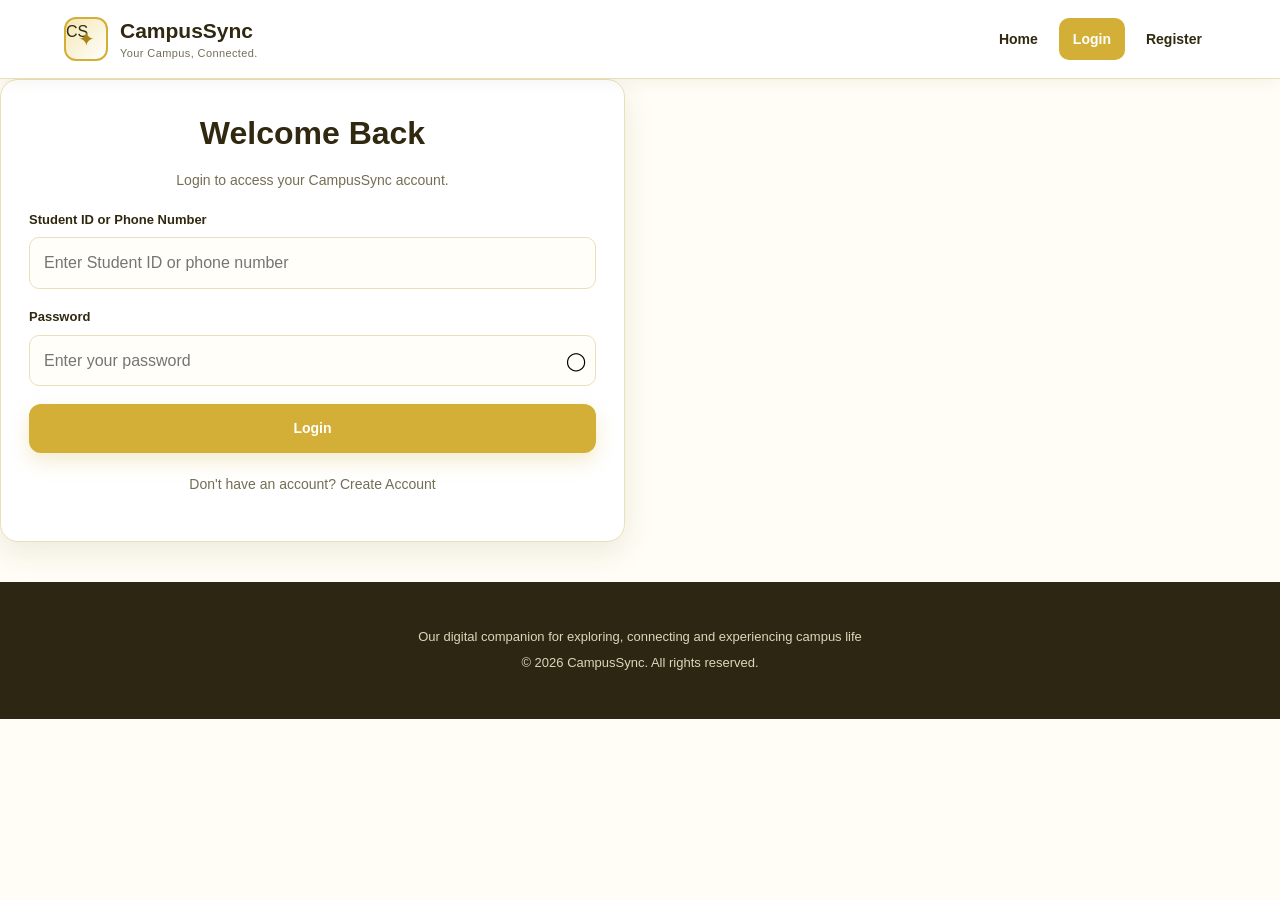
<file: event-register.html>
<!DOCTYPE html>
<html lang="en">
<head>
    <meta charset="UTF-8">
    <meta name="viewport" content="width=device-width, initial-scale=1.0">

    <title>Event Registration - CampusSync</title>

    <link rel="stylesheet" href="style.css">

    <!-- Login Protection -->
    <script>
        if (localStorage.getItem("isLoggedIn") !== "true") {
            window.location.replace("login.html");
        }
    </script>
</head>

<body>

<!-- ================= NAVBAR ================= -->
<nav class="navbar">
    <div class="nav-container">

        <a href="index.html" class="brand">
            <div class="logo-placeholder">CS</div>

            <div class="brand-text">
                <div class="brand-name">CampusSync</div>
                <div class="brand-tagline">Your Campus, Connected.</div>
            </div>
        </a>

        <div class="nav-menu">

            <a href="index.html">Home</a>
            <a href="dashboard.html">Dashboard</a>
            <a href="campus.html">Campus</a>
            <a href="events.html" class="active">Events</a>
            <a href="profile.html">Profile</a>

            <a
                href="#"
                class="login-button"
                onclick="logout(); return false;"
            >
                Logout
            </a>

        </div>
    </div>
</nav>


<!-- ================= PAGE HEADER ================= -->
<section class="page-header">

    <h1>Event Registration</h1>

    <p>
        Register for your selected CampusSync event
    </p>

</section>


<!-- ================= REGISTRATION ================= -->
<section class="section">

    <div class="card registration-card">

        <h2 class="section-title">
            Event Details
        </h2>

        <div
            id="eventDetails"
            class="message"
            style="margin-bottom:25px;"
        >
            Loading event...
        </div>


        <!-- Registration Message -->
        <div
            id="registrationMessage"
            class="message"
            style="display:none;"
        ></div>


        <!-- ================= FORM ================= -->
        <form id="eventForm">

            <!-- Name -->
            <div class="form-group">

                <label for="studentName">
                    Student Name
                </label>

                <input
                    type="text"
                    id="studentName"
                    readonly
                >

            </div>


            <!-- Student ID -->
            <div class="form-group">

                <label for="studentId">
                    Student ID
                </label>

                <input
                    type="text"
                    id="studentId"
                    readonly
                >

            </div>


            <!-- Phone -->
            <div class="form-group">

                <label for="phone">
                    Phone Number
                </label>

                <input
                    type="text"
                    id="phone"
                    readonly
                >

            </div>


            <!-- Event -->
            <div class="form-group">

                <label for="eventName">
                    Selected Event
                </label>

                <input
                    type="text"
                    id="eventName"
                    readonly
                >

            </div>


            <!-- Email -->
            <div class="form-group">

                <label for="email">
                    Email Address
                </label>

                <input
                    type="email"
                    id="email"
                    placeholder="Enter your email address"
                    required
                >

            </div>


            <!-- Department -->
            <div class="form-group">

                <label for="department">
                    Department
                </label>

                <input
                    type="text"
                    id="department"
                    placeholder="Enter your department"
                    required
                >

            </div>


            <!-- Submit -->
            <button
                type="submit"
                class="btn btn-primary"
                style="
                    width:100%;
                    border:none;
                    cursor:pointer;
                "
            >
                Confirm Registration
            </button>

        </form>


        <!-- Back -->
        <div
            class="hero-buttons"
            style="margin-top:20px;"
        >

            <a
                href="events.html"
                class="btn btn-secondary"
            >
                Back to Events
            </a>

        </div>

    </div>

</section>


<!-- ================= FOOTER ================= -->
<footer class="footer">

    <p>
        Our digital companion for exploring, connecting and experiencing campus life
    </p>

    <p>
        © 2026 CampusSync. All rights reserved.
    </p>

</footer>


<!-- ================= JAVASCRIPT ================= -->
<script>

    // ================= USER DATA =================

    const savedUser =
        localStorage.getItem("campusSyncUser");

    let user = null;

    if (savedUser) {
        user = JSON.parse(savedUser);
    }


    // ================= EVENT DATA =================

    const events = {

        "Technical Symposium": {
            date: "October 10, 2026",
            time: "9:30 AM - 4:00 PM",
            location: "Main Auditorium",
            category: "Technical"
        },

        "Cultural Fest": {
            date: "October 15, 2026",
            time: "10:00 AM - 5:00 PM",
            location: "College Campus",
            category: "Cultural"
        },

        "Career Workshop": {
            date: "October 20, 2026",
            time: "10:00 AM - 1:00 PM",
            location: "Seminar Hall",
            category: "Career"
        },

        "Coding Challenge": {
            date: "October 24, 2026",
            time: "9:00 AM - 3:00 PM",
            location: "Computer Lab",
            category: "Technical"
        },

        "Sports Meet": {
            date: "October 28, 2026",
            time: "8:00 AM - 4:00 PM",
            location: "Sports Ground",
            category: "Sports"
        },

        "Innovation Expo": {
            date: "November 2, 2026",
            time: "10:00 AM - 4:00 PM",
            location: "Innovation Centre",
            category: "Innovation"
        }

    };


    // ================= GET SELECTED EVENT =================

    const urlParams =
        new URLSearchParams(window.location.search);

    const selectedEvent =
        urlParams.get("event");


    const eventDetails =
        document.getElementById("eventDetails");

    const eventName =
        document.getElementById("eventName");


    if (selectedEvent && events[selectedEvent]) {

        const event = events[selectedEvent];


        eventName.value =
            selectedEvent;


        eventDetails.innerHTML = `
            <strong>${selectedEvent}</strong><br><br>
            📅 ${event.date}<br>
            🕒 ${event.time}<br>
            📍 ${event.location}<br>
            🏷️ ${event.category}
        `;

    } else {

        eventName.value =
            "No event selected";

        eventDetails.innerHTML =
            "Please return to the Events page and select an event.";

    }


    // ================= LOAD USER =================

    if (user) {

        const fullName =
            user.fullName ||
            (
                (user.firstName || "") +
                " " +
                (user.lastName || "")
            ).trim();


        document.getElementById("studentName").value =
            fullName || "Student";


        document.getElementById("studentId").value =
            user.studentId || "";


        document.getElementById("phone").value =
            user.phone ||
            user.phoneNumber ||
            "";

    }


    // ================= FORM SUBMIT =================

    const eventForm =
        document.getElementById("eventForm");


    eventForm.addEventListener("submit", function(event) {

        event.preventDefault();


        if (!selectedEvent || !events[selectedEvent]) {

            showMessage(
                "Please select a valid event.",
                "error"
            );

            return;
        }


        const email =
            document.getElementById("email")
                .value.trim();

        const department =
            document.getElementById("department")
                .value.trim();


        // Existing registrations
        let registrations =
            JSON.parse(
                localStorage.getItem("eventRegistrations") || "[]"
            );


        // Check duplicate registration
        const alreadyRegistered =
            registrations.some(function(registration) {

                return (
                    registration.event === selectedEvent &&
                    registration.studentId === user.studentId
                );

            });


        if (alreadyRegistered) {

            showMessage(
                "You have already registered for this event.",
                "error"
            );

            return;
        }


        // Create registration
        const registration = {

            event: selectedEvent,

            date: events[selectedEvent].date,

            time: events[selectedEvent].time,

            location: events[selectedEvent].location,

            category: events[selectedEvent].category,

            studentName:
                document.getElementById("studentName").value,

            studentId:
                document.getElementById("studentId").value,

            phone:
                document.getElementById("phone").value,

            email: email,

            department: department,

            registeredAt:
                new Date().toLocaleString()

        };


        registrations.push(registration);


        // Save registration
        localStorage.setItem(
            "eventRegistrations",
            JSON.stringify(registrations)
        );


        showMessage(
            "Registration successful! You have been registered for " +
            selectedEvent + ".",
            "success"
        );


        // Disable submit
        const submitButton =
            eventForm.querySelector("button[type='submit']");

        submitButton.disabled = true;

        submitButton.textContent =
            "Registered Successfully";

    });


    // ================= MESSAGE =================

    function showMessage(message, type) {

        const messageBox =
            document.getElementById(
                "registrationMessage"
            );


        messageBox.textContent =
            message;

        messageBox.style.display =
            "block";


        if (type === "error") {

            messageBox.style.background =
                "#ffe8e8";

            messageBox.style.color =
                "#a33";

            messageBox.style.border =
                "1px solid #e5aaaa";

        } else {

            messageBox.style.background =
                "#e8f7e8";

            messageBox.style.color =
                "#287a28";

            messageBox.style.border =
                "1px solid #a8d5a8";

        }

    }


    // ================= LOGOUT =================

    function logout() {

        localStorage.removeItem("campusSyncUser");

        localStorage.removeItem("isLoggedIn");

        window.location.href =
            "index.html";
    }

</script>

</body>
</html>
</file>
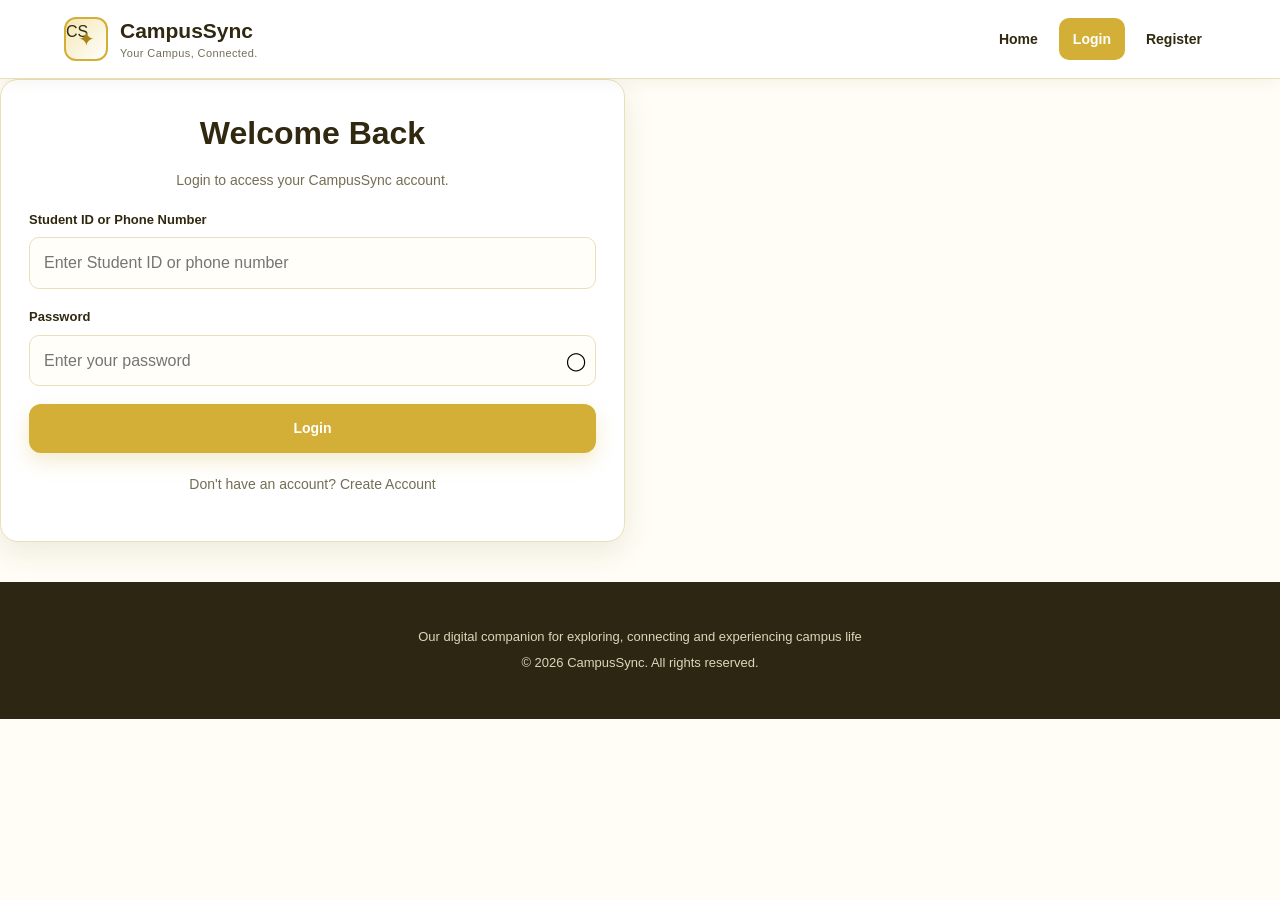
<file: events.html>
<!DOCTYPE html>
<html lang="en">

<head>

    <meta charset="UTF-8">
    <meta name="viewport" content="width=device-width, initial-scale=1.0">

    <title>Events | CampusSync</title>

    <!-- LOGIN PROTECTION -->
    <script>
        if (localStorage.getItem("isLoggedIn") !== "true") {
            window.location.replace("login.html");
        }
    </script>

    <link rel="stylesheet" href="style.css">

</head>

<body>


<!-- =====================================================
     NAVBAR
===================================================== -->

<nav class="navbar">

    <div class="nav-container">

        <!-- BRAND -->

        <a href="index.html" class="brand">

            <div class="logo-placeholder"></div>

            <div class="brand-text">

                <span class="brand-name">
                    CampusSync
                </span>

                <span class="brand-tagline">
                    Your Campus, Connected.
                </span>

            </div>

        </a>


        <!-- NAVIGATION -->

        <div class="nav-menu">

            <a href="index.html">
                Home
            </a>

            <a href="dashboard.html">
                Dashboard
            </a>

            <a href="campus.html">
                Campus
            </a>

            <a href="events.html" class="active">
                Events
            </a>

            <a href="profile.html">
                Profile
            </a>

            <a
                href="#"
                class="login-button"
                onclick="logout()"
            >
                Logout
            </a>

        </div>

    </div>

</nav>



<!-- =====================================================
     PAGE HEADER
===================================================== -->

<section class="page-header">

    <div class="container">

        <h1>
            Campus Events
        </h1>

        <p>
            Discover upcoming activities, competitions,
            workshops and celebrations.
        </p>

    </div>

</section>



<!-- =====================================================
     UPCOMING EVENTS
===================================================== -->

<section class="section">

    <div class="container">

        <h2 class="section-title">
            Upcoming Events
        </h2>

        <p class="section-subtitle">
            Stay updated with activities happening around
            CampusSync.
        </p>


        <div class="events-grid">


            <!-- =================================================
                 EVENT 1
            ================================================== -->

            <div class="event-card">

                <span class="event-date">
                    OCT 10, 2026
                </span>

                <h3>
                    Technical Symposium
                </h3>

                <p>
                    Explore technology, innovation and student
                    project presentations.
                </p>

                <p>
                    📍 Main Auditorium
                </p>

                <p>
                    🕘 9:30 AM – 4:00 PM
                </p>

                <a
                    href="event-register.html?event=technical-symposium"
                    class="event-button"
                >
                    Register Now
                </a>

            </div>



            <!-- =================================================
                 EVENT 2
            ================================================== -->

            <div class="event-card">

                <span class="event-date">
                    OCT 15, 2026
                </span>

                <h3>
                    Cultural Fest
                </h3>

                <p>
                    Celebrate creativity, culture, music and
                    student performances.
                </p>

                <p>
                    📍 College Campus
                </p>

                <p>
                    🕘 10:00 AM – 5:00 PM
                </p>

                <a
                    href="event-register.html?event=cultural-fest"
                    class="event-button"
                >
                    Register Now
                </a>

            </div>



            <!-- =================================================
                 EVENT 3
            ================================================== -->

            <div class="event-card">

                <span class="event-date">
                    OCT 20, 2026
                </span>

                <h3>
                    Career Workshop
                </h3>

                <p>
                    Learn about career opportunities, skills
                    and professional development.
                </p>

                <p>
                    📍 Seminar Hall
                </p>

                <p>
                    🕘 10:00 AM – 1:00 PM
                </p>

                <a
                    href="event-register.html?event=career-workshop"
                    class="event-button"
                >
                    Register Now
                </a>

            </div>



            <!-- =================================================
                 EVENT 4
            ================================================== -->

            <div class="event-card">

                <span class="event-date">
                    OCT 24, 2026
                </span>

                <h3>
                    Coding Challenge
                </h3>

                <p>
                    Test your programming knowledge through an
                    exciting coding competition.
                </p>

                <p>
                    📍 Computer Lab
                </p>

                <p>
                    🕘 9:00 AM – 3:00 PM
                </p>

                <a
                    href="event-register.html?event=coding-challenge"
                    class="event-button"
                >
                    Register Now
                </a>

            </div>



            <!-- =================================================
                 EVENT 5
            ================================================== -->

            <div class="event-card">

                <span class="event-date">
                    OCT 28, 2026
                </span>

                <h3>
                    Sports Meet
                </h3>

                <p>
                    Participate in various sports and
                    recreational activities.
                </p>

                <p>
                    📍 Sports Ground
                </p>

                <p>
                    🕘 8:00 AM – 4:00 PM
                </p>

                <a
                    href="event-register.html?event=sports-meet"
                    class="event-button"
                >
                    Register Now
                </a>

            </div>



            <!-- =================================================
                 EVENT 6
            ================================================== -->

            <div class="event-card">

                <span class="event-date">
                    NOV 2, 2026
                </span>

                <h3>
                    Innovation Expo
                </h3>

                <p>
                    Discover creative student projects,
                    inventions and innovative ideas.
                </p>

                <p>
                    📍 Innovation Centre
                </p>

                <p>
                    🕘 10:00 AM – 4:00 PM
                </p>

                <a
                    href="event-register.html?event=innovation-expo"
                    class="event-button"
                >
                    Register Now
                </a>

            </div>

        </div>

    </div>

</section>



<!-- =====================================================
     EVENT CATEGORIES
===================================================== -->

<section class="section">

    <div class="container">

        <h2 class="section-title">
            Event Categories
        </h2>

        <p class="section-subtitle">
            Explore different types of campus activities.
        </p>


        <div class="cards">


            <!-- TECHNICAL -->

            <div class="card">

                <div class="card-icon">
                    💻
                </div>

                <h3>
                    Technical
                </h3>

                <p>
                    Symposiums, coding competitions,
                    workshops and technology events.
                </p>

            </div>



            <!-- CULTURAL -->

            <div class="card">

                <div class="card-icon">
                    🎭
                </div>

                <h3>
                    Cultural
                </h3>

                <p>
                    Cultural festivals, performances,
                    music and creative activities.
                </p>

            </div>



            <!-- SPORTS -->

            <div class="card">

                <div class="card-icon">
                    ⚽
                </div>

                <h3>
                    Sports
                </h3>

                <p>
                    Sports meets, competitions and
                    recreational activities.
                </p>

            </div>



            <!-- CAREER -->

            <div class="card">

                <div class="card-icon">
                    💼
                </div>

                <h3>
                    Career
                </h3>

                <p>
                    Career workshops, seminars and
                    professional development programs.
                </p>

            </div>



            <!-- INNOVATION -->

            <div class="card">

                <div class="card-icon">
                    💡
                </div>

                <h3>
                    Innovation
                </h3>

                <p>
                    Project exhibitions, innovation programs
                    and idea-based activities.
                </p>

            </div>



            <!-- STUDENT ACTIVITIES -->

            <div class="card">

                <div class="card-icon">
                    🌟
                </div>

                <h3>
                    Student Activities
                </h3>

                <p>
                    Activities designed to encourage student
                    participation and campus engagement.
                </p>

            </div>

        </div>

    </div>

</section>



<!-- =====================================================
     EVENT INFORMATION
===================================================== -->

<section class="section">

    <div class="container">

        <div class="info-card">

            <h2>
                Event Participation
            </h2>

            <p>
                CampusSync allows registered students to
                participate in upcoming campus activities.
                Select an event and use the registration option
                to submit your details.
            </p>

            <br>

            <p>
                Keep your student information updated in your
                profile so event registration can be completed
                easily.
            </p>

        </div>

    </div>

</section>



<!-- =====================================================
     FOOTER
===================================================== -->

<footer>

    <strong>
        CampusSync
    </strong>

    <p>
        Your digital companion for exploring, connecting
        and experiencing campus life.
    </p>

    <p>
        © 2026 CampusSync. All rights reserved.
    </p>

</footer>



<!-- =====================================================
     JAVASCRIPT
===================================================== -->

<script>

/* =====================================================
   LOGOUT
===================================================== */

function logout() {

    localStorage.removeItem("campusSyncUser");

    localStorage.removeItem("isLoggedIn");

    window.location.href = "index.html";

}

</script>


</body>
</html>
</file>
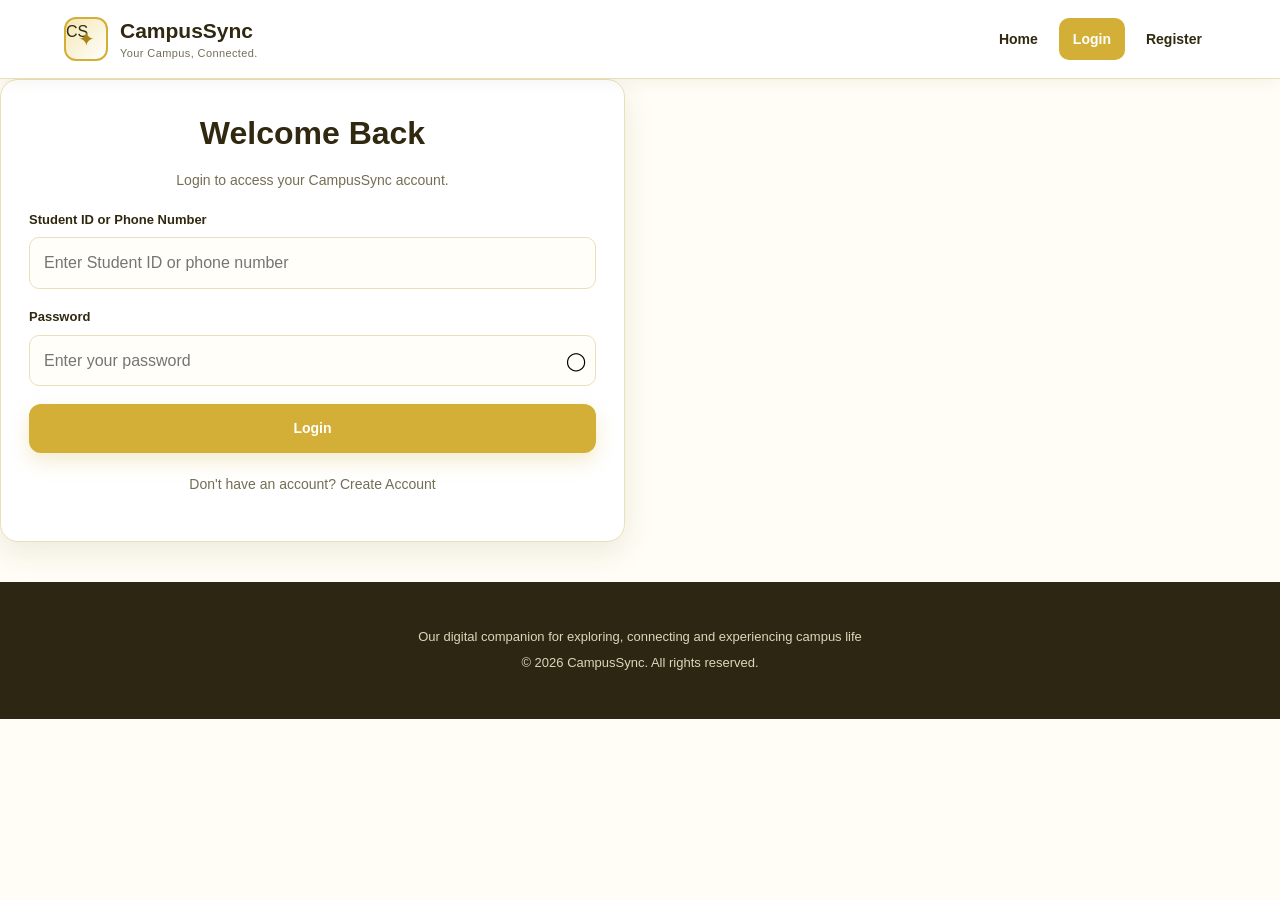
<file: login.html>
<!DOCTYPE html>
<html lang="en">
<head>
    <meta charset="UTF-8">
    <meta name="viewport" content="width=device-width, initial-scale=1.0">

    <title>Login - CampusSync</title>

    <link rel="stylesheet" href="style.css">
</head>

<body>

<!-- ================= NAVBAR ================= -->
<nav class="navbar">
    <div class="nav-container">

        <a href="index.html" class="brand">
            <div class="logo-placeholder">CS</div>

            <div class="brand-text">
                <div class="brand-name">CampusSync</div>
                <div class="brand-tagline">Your Campus, Connected.</div>
            </div>
        </a>

        <div class="nav-menu">

            <a href="index.html">Home</a>

            <a href="login.html" class="active">Login</a>

            <a href="register.html">Register</a>

        </div>
    </div>
</nav>


<!-- ================= LOGIN PAGE ================= -->
<section class="registration-layout">

    <div class="card registration-card">

        <h1 class="section-title">Welcome Back</h1>

        <p class="section-subtitle">
            Login to access your CampusSync account.
        </p>


        <!-- Error / Success Message -->
        <div id="loginMessage" class="message" style="display: none;"></div>


        <!-- LOGIN FORM -->
        <form id="loginForm">

            <!-- Student ID / Phone -->
            <div class="form-group">

                <label for="loginId">
                    Student ID or Phone Number
                </label>

                <input
                    type="text"
                    id="loginId"
                    placeholder="Enter Student ID or phone number"
                    required
                >

            </div>


            <!-- Password -->
            <div class="form-group">

                <label for="password">
                    Password
                </label>

                <div style="position: relative;">

                    <input
                        type="password"
                        id="password"
                        placeholder="Enter your password"
                        minlength="6"
                        required
                        style="padding-right: 50px;"
                    >

                    <button
                        type="button"
                        id="togglePassword"
                        aria-label="Show password"
                        style="
                            position:absolute;
                            right:10px;
                            top:50%;
                            transform:translateY(-50%);
                            border:none;
                            background:none;
                            cursor:pointer;
                            font-size:18px;
                        "
                    >
                        ◯
                    </button>

                </div>

            </div>


            <!-- Login Button -->
            <button
                type="submit"
                class="btn btn-primary"
                style="width:100%; border:none; cursor:pointer;"
            >
                Login
            </button>

        </form>


        <!-- Register Link -->
        <p style="text-align:center; margin-top:20px;">

            Don't have an account?

            <a href="register.html">
                Create Account
            </a>

        </p>

    </div>

</section>


<!-- ================= FOOTER ================= -->
<footer class="footer">

    <p>
        Our digital companion for exploring, connecting and experiencing campus life
    </p>

    <p>
        © 2026 CampusSync. All rights reserved.
    </p>

</footer>


<!-- ================= JAVASCRIPT ================= -->
<script>

    const loginForm = document.getElementById("loginForm");
    const loginMessage = document.getElementById("loginMessage");

    const passwordInput = document.getElementById("password");
    const togglePassword = document.getElementById("togglePassword");


    // ================= SHOW / HIDE PASSWORD =================

    togglePassword.addEventListener("click", function () {

        if (passwordInput.type === "password") {

            passwordInput.type = "text";

            togglePassword.textContent = "◉";
            togglePassword.setAttribute(
                "aria-label",
                "Hide password"
            );

        } else {

            passwordInput.type = "password";

            togglePassword.textContent = "◯";
            togglePassword.setAttribute(
                "aria-label",
                "Show password"
            );
        }

    });


    // ================= LOGIN =================

    loginForm.addEventListener("submit", function (event) {

        event.preventDefault();


        const loginId =
            document.getElementById("loginId").value.trim();

        const password =
            passwordInput.value;


        // Get registered user
        const savedUser =
            localStorage.getItem("campusSyncUser");


        // No account found
        if (!savedUser) {

            showMessage(
                "No registered account found. Please create an account first.",
                "error"
            );

            return;
        }


        const user = JSON.parse(savedUser);


        const storedStudentId =
            user.studentId || "";

        const storedPhone =
            user.phone ||
            user.phoneNumber ||
            "";

        const storedPassword =
            user.password || "";


        // Check Student ID OR Phone
        const idMatches =
            loginId === storedStudentId ||
            loginId === storedPhone;


        // Check login details
        if (idMatches && password === storedPassword) {

            // Save login status
            localStorage.setItem(
                "isLoggedIn",
                "true"
            );


            // Go to dashboard
            window.location.href =
                "dashboard.html";

        } else {

            showMessage(
                "Invalid Student ID/Phone Number or password.",
                "error"
            );
        }

    });


    // ================= MESSAGE =================

    function showMessage(message, type) {

        loginMessage.textContent = message;

        loginMessage.style.display = "block";

        if (type === "error") {

            loginMessage.style.background =
                "#ffe8e8";

            loginMessage.style.color =
                "#a33";

            loginMessage.style.border =
                "1px solid #e5aaaa";

        } else {

            loginMessage.style.background =
                "#e8f7e8";

            loginMessage.style.color =
                "#287a28";

            loginMessage.style.border =
                "1px solid #a8d5a8";
        }

    }

</script>

</body>
</html>
</file>
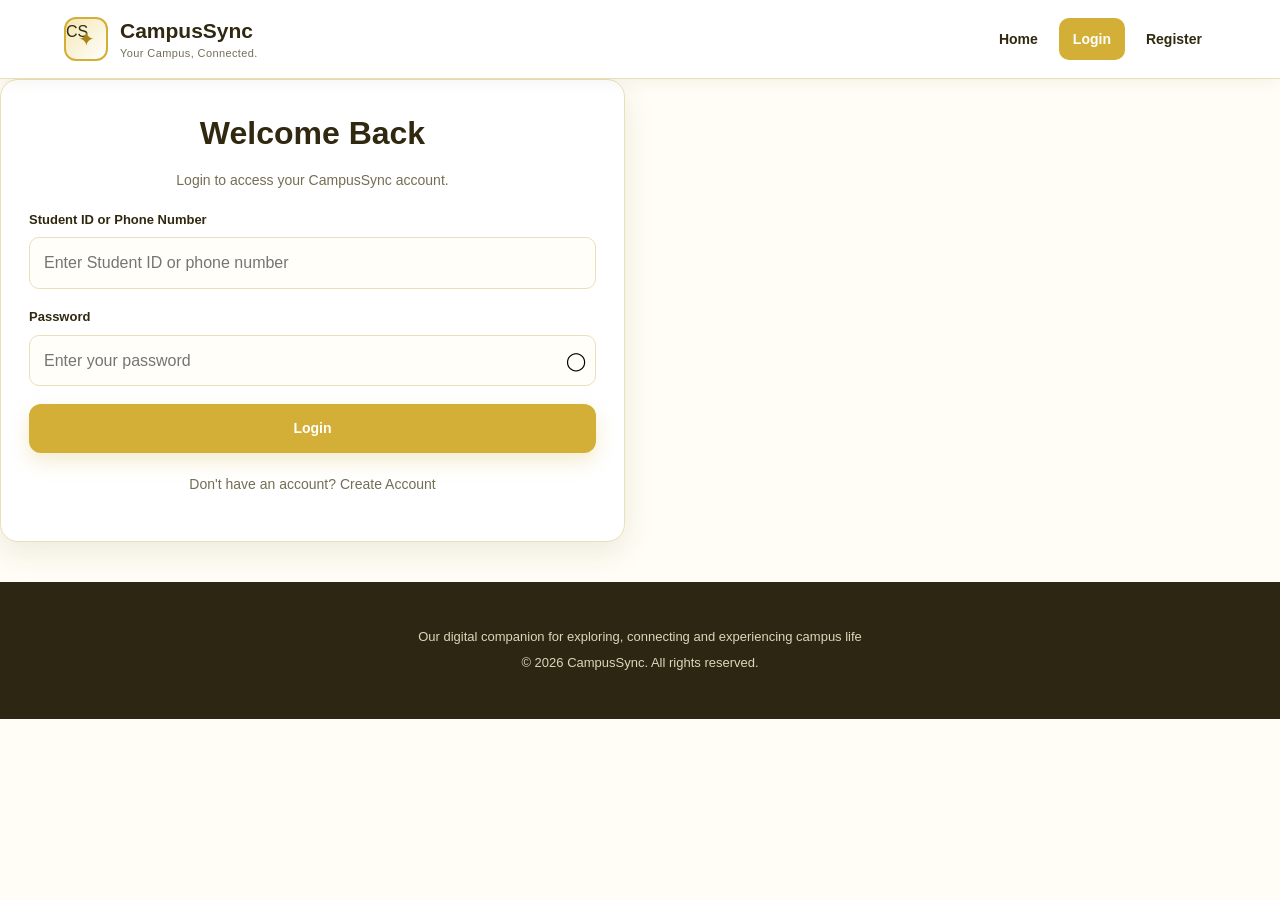
<file: profile.html>
<!DOCTYPE html>
<html lang="en">
<head>
    <meta charset="UTF-8">
    <meta name="viewport" content="width=device-width, initial-scale=1.0">

    <title>Profile - CampusSync</title>

    <link rel="stylesheet" href="style.css">

    <!-- Login Protection -->
    <script>
        if (localStorage.getItem("isLoggedIn") !== "true") {
            window.location.replace("login.html");
        }
    </script>
</head>

<body>

<!-- ================= NAVBAR ================= -->
<nav class="navbar">
    <div class="nav-container">

        <a href="index.html" class="brand">
            <div class="logo-placeholder">CS</div>

            <div class="brand-text">
                <div class="brand-name">CampusSync</div>
                <div class="brand-tagline">Your Campus, Connected.</div>
            </div>
        </a>

        <div class="nav-menu">

            <a href="index.html">Home</a>

            <a href="dashboard.html">Dashboard</a>

            <a href="campus.html">Campus</a>

            <a href="events.html">Events</a>

            <a href="profile.html" class="active">Profile</a>

            <a href="#" class="login-button" onclick="logout(); return false;">
                Logout
            </a>

        </div>
    </div>
</nav>


<!-- ================= PAGE HEADER ================= -->
<section class="page-header">
    <h1>My Profile</h1>
    <p>View and manage your CampusSync account</p>
</section>


<!-- ================= PROFILE SECTION ================= -->
<section class="section">

    <div class="profile-layout">

        <!-- PROFILE CARD -->
        <div class="card profile-card">

            <div class="profile-avatar" id="profileAvatar">
                U
            </div>

            <h2 id="profileName">Student Name</h2>

            <p id="profileStudentId">Student ID</p>

            <div class="message success-message">
                Active Account
            </div>

        </div>


        <!-- PROFILE DETAILS -->
        <div class="card">

            <h2 class="section-title">Personal Information</h2>

            <div class="form-group">
                <label>First Name</label>
                <input type="text" id="firstName" readonly>
            </div>

            <div class="form-group">
                <label>Last Name</label>
                <input type="text" id="lastName" readonly>
            </div>

            <div class="form-group">
                <label>Student ID</label>
                <input type="text" id="studentId" readonly>
            </div>

            <div class="form-group">
                <label>Phone Number</label>
                <input type="text" id="phone" readonly>
            </div>

            <div class="form-group">
                <label>Academic Year</label>
                <input type="text" id="year" readonly>
            </div>

            <div class="form-group">
                <label>Account Type</label>
                <input type="text" value="Student" readonly>
            </div>

        </div>

    </div>

</section>


<!-- ================= ABOUT ACCOUNT ================= -->
<section class="section">

    <h2 class="section-title">About Your CampusSync Account</h2>

    <p class="section-subtitle">
        Your CampusSync profile stores your basic student information
        and helps you access campus features securely.
    </p>

    <div class="cards">

        <div class="card">
            <div class="card-icon">👤</div>
            <h3>Student Profile</h3>
            <p>
                Your registered student information is displayed here
                for easy reference.
            </p>
        </div>

        <div class="card">
            <div class="card-icon">🔒</div>
            <h3>Secure Access</h3>
            <p>
                Campus pages are available only after you sign in
                to your CampusSync account.
            </p>
        </div>

        <div class="card">
            <div class="card-icon">🎓</div>
            <h3>Campus Services</h3>
            <p>
                Quickly access your dashboard, campus facilities,
                and upcoming events.
            </p>
        </div>

    </div>

</section>


<!-- ================= ACCOUNT ACTIONS ================= -->
<section class="section">

    <div class="card">

        <h2>Account Actions</h2>

        <p class="section-subtitle">
            Use the buttons below to navigate or sign out of your account.
        </p>

        <div class="hero-buttons">

            <a href="dashboard.html" class="btn btn-primary">
                Back to Dashboard
            </a>

            <a href="#" class="btn btn-secondary"
               onclick="logout(); return false;">
                Logout
            </a>

        </div>

    </div>

</section>


<!-- ================= FOOTER ================= -->
<footer class="footer">

    <p>
        Our digital companion for exploring, connecting and experiencing campus life
    </p>

    <p>
        © 2026 CampusSync. All rights reserved.
    </p>

</footer>


<!-- ================= JAVASCRIPT ================= -->
<script>

    // Get registered user
    const userData = localStorage.getItem("campusSyncUser");

    if (userData) {

        const user = JSON.parse(userData);

        const firstName = user.firstName || "";
        const lastName = user.lastName || "";

        const fullName =
            user.fullName ||
            (firstName + " " + lastName).trim() ||
            "Student";

        const studentId =
            user.studentId || "Not available";

        const phone =
            user.phone ||
            user.phoneNumber ||
            "Not available";

        const year =
            user.year ||
            user.academicYear ||
            "Not available";


        // Profile heading
        document.getElementById("profileName").textContent = fullName;

        document.getElementById("profileStudentId").textContent =
            studentId;


        // Avatar
        document.getElementById("profileAvatar").textContent =
            firstName
                ? firstName.charAt(0).toUpperCase()
                : fullName.charAt(0).toUpperCase();


        // Personal information
        document.getElementById("firstName").value =
            firstName || "Not available";

        document.getElementById("lastName").value =
            lastName || "Not available";

        document.getElementById("studentId").value =
            studentId;

        document.getElementById("phone").value =
            phone;

        document.getElementById("year").value =
            year;
    }


    // Logout
    function logout() {

        localStorage.removeItem("campusSyncUser");
        localStorage.removeItem("isLoggedIn");

        window.location.href = "index.html";
    }

</script>

</body>
</html>
</file>
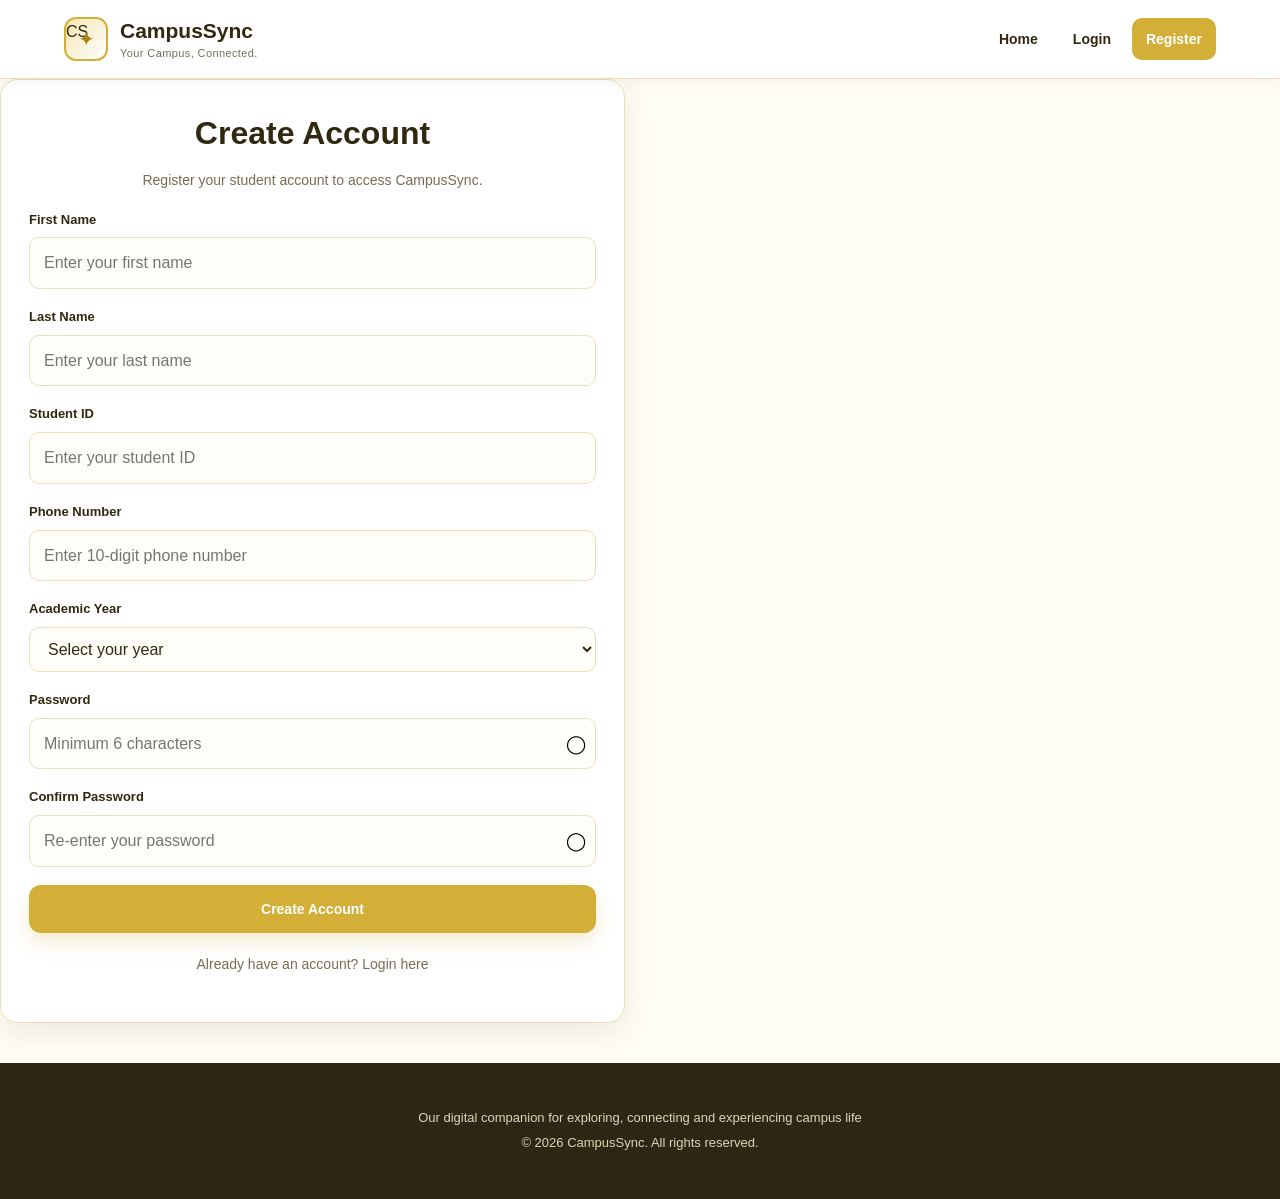
<file: register.html>
<!DOCTYPE html>
<html lang="en">
<head>
    <meta charset="UTF-8">
    <meta name="viewport" content="width=device-width, initial-scale=1.0">

    <title>Register - CampusSync</title>

    <link rel="stylesheet" href="style.css">
</head>

<body>

<!-- ================= NAVBAR ================= -->
<nav class="navbar">
    <div class="nav-container">

        <a href="index.html" class="brand">
            <div class="logo-placeholder">CS</div>

            <div class="brand-text">
                <div class="brand-name">CampusSync</div>
                <div class="brand-tagline">Your Campus, Connected.</div>
            </div>
        </a>

        <div class="nav-menu">

            <a href="index.html">Home</a>

            <a href="login.html">Login</a>

            <a href="register.html" class="active">Register</a>

        </div>
    </div>
</nav>


<!-- ================= REGISTER PAGE ================= -->
<section class="registration-layout">

    <div class="card registration-card">

        <h1 class="section-title">Create Account</h1>

        <p class="section-subtitle">
            Register your student account to access CampusSync.
        </p>


        <!-- MESSAGE -->
        <div
            id="registerMessage"
            class="message"
            style="display:none;"
        ></div>


        <!-- ================= REGISTER FORM ================= -->
        <form id="registerForm">

            <!-- First Name -->
            <div class="form-group">

                <label for="firstName">
                    First Name
                </label>

                <input
                    type="text"
                    id="firstName"
                    placeholder="Enter your first name"
                    required
                >

            </div>


            <!-- Last Name -->
            <div class="form-group">

                <label for="lastName">
                    Last Name
                </label>

                <input
                    type="text"
                    id="lastName"
                    placeholder="Enter your last name"
                    
                >

            </div>


            <!-- Student ID -->
            <div class="form-group">

                <label for="studentId">
                    Student ID
                </label>

                <input
                    type="text"
                    id="studentId"
                    placeholder="Enter your student ID"
                    required
                >

            </div>


            <!-- Phone Number -->
            <div class="form-group">

                <label for="phone">
                    Phone Number
                </label>

                <input
                    type="tel"
                    id="phone"
                    placeholder="Enter 10-digit phone number"
                    maxlength="10"
                    inputmode="numeric"
                    required
                >

            </div>


            <!-- Academic Year -->
            <div class="form-group">

                <label for="year">
                    Academic Year
                </label>

                <select id="year" required>

                    <option value="">
                        Select your year
                    </option>

                    <option value="First Year">
                        First Year
                    </option>

                    <option value="Second Year">
                        Second Year
                    </option>

                    <option value="Third Year">
                        Third Year
                    </option>

                    <option value="Final Year">
                        Final Year
                    </option>

                </select>

            </div>


            <!-- Password -->
            <div class="form-group">

                <label for="password">
                    Password
                </label>

                <div style="position:relative;">

                    <input
                        type="password"
                        id="password"
                        placeholder="Minimum 6 characters"
                        minlength="6"
                        required
                        style="padding-right:50px;"
                    >

                    <button
                        type="button"
                        id="togglePassword"
                        aria-label="Show password"
                        style="
                            position:absolute;
                            right:10px;
                            top:50%;
                            transform:translateY(-50%);
                            border:none;
                            background:none;
                            cursor:pointer;
                            font-size:18px;
                        "
                    >
                        ◯
                    </button>

                </div>

            </div>


            <!-- Confirm Password -->
            <div class="form-group">

                <label for="confirmPassword">
                    Confirm Password
                </label>

                <div style="position:relative;">

                    <input
                        type="password"
                        id="confirmPassword"
                        placeholder="Re-enter your password"
                        minlength="6"
                        required
                        style="padding-right:50px;"
                    >

                    <button
                        type="button"
                        id="toggleConfirmPassword"
                        aria-label="Show password"
                        style="
                            position:absolute;
                            right:10px;
                            top:50%;
                            transform:translateY(-50%);
                            border:none;
                            background:none;
                            cursor:pointer;
                            font-size:18px;
                        "
                    >
                        ◯
                    </button>

                </div>

            </div>


            <!-- Register Button -->
            <button
                type="submit"
                class="btn btn-primary"
                style="
                    width:100%;
                    border:none;
                    cursor:pointer;
                "
            >
                Create Account
            </button>

        </form>


        <!-- Login Link -->
        <p style="text-align:center; margin-top:20px;">

            Already have an account?

            <a href="login.html">
                Login here
            </a>

        </p>

    </div>

</section>


<!-- ================= FOOTER ================= -->
<footer class="footer">

    <p>
        Our digital companion for exploring, connecting and experiencing campus life
    </p>

    <p>
        © 2026 CampusSync. All rights reserved.
    </p>

</footer>


<!-- ================= JAVASCRIPT ================= -->
<script>

    const registerForm =
        document.getElementById("registerForm");

    const registerMessage =
        document.getElementById("registerMessage");


    // ================= PASSWORD TOGGLE =================

    const passwordInput =
        document.getElementById("password");

    const togglePassword =
        document.getElementById("togglePassword");


    togglePassword.addEventListener("click", function () {

        if (passwordInput.type === "password") {

            passwordInput.type = "text";

            togglePassword.textContent = "◉";

            togglePassword.setAttribute(
                "aria-label",
                "Hide password"
            );

        } else {

            passwordInput.type = "password";

            togglePassword.textContent = "◯";

            togglePassword.setAttribute(
                "aria-label",
                "Show password"
            );
        }

    });


    // ================= CONFIRM PASSWORD TOGGLE =================

    const confirmPasswordInput =
        document.getElementById("confirmPassword");

    const toggleConfirmPassword =
        document.getElementById("toggleConfirmPassword");


    toggleConfirmPassword.addEventListener("click", function () {

        if (confirmPasswordInput.type === "password") {

            confirmPasswordInput.type = "text";

            toggleConfirmPassword.textContent = "◉";

            toggleConfirmPassword.setAttribute(
                "aria-label",
                "Hide password"
            );

        } else {

            confirmPasswordInput.type = "password";

            toggleConfirmPassword.textContent = "◯";

            toggleConfirmPassword.setAttribute(
                "aria-label",
                "Show password"
            );
        }

    });


    // ================= PHONE NUMBER =================

    const phoneInput =
        document.getElementById("phone");


    phoneInput.addEventListener("input", function () {

        // Allow numbers only
        this.value =
            this.value.replace(/\D/g, "");

    });


    // ================= REGISTER =================

    registerForm.addEventListener("submit", function (event) {

        event.preventDefault();


        const firstName =
            document.getElementById("firstName")
                .value.trim();

        const lastName =
            document.getElementById("lastName")
                .value.trim();

        const studentId =
            document.getElementById("studentId")
                .value.trim();

        const phone =
            document.getElementById("phone")
                .value.trim();

        const year =
            document.getElementById("year")
                .value;

        const password =
            passwordInput.value;

        const confirmPassword =
            confirmPasswordInput.value;


        // ================= VALIDATION =================

        if (phone.length !== 10) {

            showMessage(
                "Phone number must contain exactly 10 digits.",
                "error"
            );

            return;
        }


        if (!/^\d{10}$/.test(phone)) {

            showMessage(
                "Please enter a valid 10-digit phone number.",
                "error"
            );

            return;
        }


        if (password.length < 6) {

            showMessage(
                "Password must contain at least 6 characters.",
                "error"
            );

            return;
        }


        if (password !== confirmPassword) {

            showMessage(
                "Passwords do not match.",
                "error"
            );

            return;
        }


        // ================= CHECK EXISTING ACCOUNT =================

        const existingUser =
            localStorage.getItem("campusSyncUser");


        if (existingUser) {

            const oldUser =
                JSON.parse(existingUser);


            if (oldUser.studentId === studentId) {

                showMessage(
                    "This Student ID is already registered. Please login.",
                    "error"
                );

                return;
            }


            if (
                oldUser.phone === phone ||
                oldUser.phoneNumber === phone
            ) {

                showMessage(
                    "This phone number is already registered. Please login.",
                    "error"
                );

                return;
            }
        }


        // ================= CREATE USER =================

        const user = {

            firstName: firstName,

            lastName: lastName,

            fullName:
                firstName + " " + lastName,

            studentId: studentId,

            phone: phone,

            year: year,

            password: password

        };


        // Save user
        localStorage.setItem(
            "campusSyncUser",
            JSON.stringify(user)
        );


        // Login automatically
        localStorage.setItem(
            "isLoggedIn",
            "true"
        );


        // Redirect
        window.location.href =
            "dashboard.html";

    });


    // ================= MESSAGE FUNCTION =================

    function showMessage(message, type) {

        registerMessage.textContent =
            message;

        registerMessage.style.display =
            "block";


        if (type === "error") {

            registerMessage.style.background =
                "#ffe8e8";

            registerMessage.style.color =
                "#a33";

            registerMessage.style.border =
                "1px solid #e5aaaa";

        } else {

            registerMessage.style.background =
                "#e8f7e8";

            registerMessage.style.color =
                "#287a28";

            registerMessage.style.border =
                "1px solid #a8d5a8";

        }

    }

</script>

</body>
</html>
</file>
<file: style.css>
/* =========================================================
   CAMPUSSYNC
   MODERN CAMPUS MANAGEMENT WEBSITE
   MASTER STYLESHEET
   ========================================================= */

/* =========================================================
   1. RESET
   ========================================================= */

* {
    margin: 0;
    padding: 0;
    box-sizing: border-box;
}

html {
    scroll-behavior: smooth;
}

body {
    font-family: "Segoe UI", Arial, sans-serif;
    background: #fffdf5;
    color: #30280f;
    line-height: 1.6;
}

a {
    text-decoration: none;
    color: inherit;
}

button,
input,
select,
textarea {
    font: inherit;
}

button {
    cursor: pointer;
}

img {
    max-width: 100%;
    display: block;
}

/* =========================================================
   2. COLOR VARIABLES
   ========================================================= */

:root {
    --gold: #d4af37;
    --gold-dark: #a88416;
    --gold-light: #f4e7b3;
    --yellow: #ffd700;
    --cream: #fffdf5;
    --white: #ffffff;
    --text: #30280f;
    --text-light: #756d54;
    --border: #eadfb8;
    --shadow: 0 10px 30px rgba(80, 60, 10, 0.10);
    --shadow-hover: 0 18px 40px rgba(80, 60, 10, 0.16);
    --radius: 18px;
}

/* =========================================================
   3. CONTAINER
   ========================================================= */

.container {
    width: 90%;
    max-width: 1200px;
    margin: 0 auto;
}

/* =========================================================
   4. NAVBAR
   ========================================================= */

.navbar {
    width: 100%;
    background: rgba(255, 255, 255, 0.97);
    border-bottom: 1px solid var(--border);
    position: sticky;
    top: 0;
    z-index: 1000;
    box-shadow: 0 3px 15px rgba(80, 60, 10, 0.06);
}

.nav-container {
    width: 90%;
    max-width: 1250px;
    min-height: 78px;
    margin: auto;

    display: flex;
    align-items: center;
    justify-content: space-between;
    gap: 30px;
}

/* Brand */

.brand {
    display: flex;
    align-items: center;
    gap: 12px;
    flex-shrink: 0;
}

.logo-placeholder {
    width: 44px;
    height: 44px;
    border-radius: 12px;
    border: 2px solid var(--gold);
    background: linear-gradient(
        135deg,
        var(--gold-light),
        #fff
    );
    position: relative;
}

.logo-placeholder::after {
    content: "✦";
    position: absolute;
    inset: 0;

    display: flex;
    align-items: center;
    justify-content: center;

    color: var(--gold-dark);
    font-size: 20px;
}

.brand-text {
    display: flex;
    flex-direction: column;
    line-height: 1.1;
}

.brand-name {
    font-size: 21px;
    font-weight: 800;
    color: var(--text);
}

.brand-tagline {
    margin-top: 4px;
    font-size: 11px;
    color: var(--text-light);
    letter-spacing: 0.4px;
}

/* Navigation */

.nav-menu {
    display: flex;
    align-items: center;
    justify-content: flex-end;
    gap: 7px;
}

.nav-menu > a,
.profile-button {
    border: none;
    background: transparent;

    padding: 10px 14px;
    border-radius: 10px;

    color: var(--text);
    font-size: 14px;
    font-weight: 600;

    transition: 0.25s ease;
}

.nav-menu > a:hover,
.profile-button:hover {
    background: var(--gold-light);
    color: var(--gold-dark);
}

.nav-menu > a.active {
    background: var(--gold);
    color: white;
}

/* Login button */

.login-button {
    background: var(--text) !important;
    color: white !important;
    padding: 10px 20px !important;
}

.login-button:hover {
    background: var(--gold-dark) !important;
}

/* =========================================================
   5. PROFILE DROPDOWN
   ========================================================= */

.profile-menu {
    position: relative;
}

.profile-button {
    display: flex;
    align-items: center;
    gap: 5px;
}

.profile-dropdown {
    position: absolute;
    top: calc(100% + 10px);
    right: 0;

    width: 175px;
    padding: 8px;

    background: white;
    border: 1px solid var(--border);
    border-radius: 14px;

    box-shadow: var(--shadow);

    opacity: 0;
    visibility: hidden;
    transform: translateY(-8px);

    transition: 0.25s ease;
}

.profile-menu:hover .profile-dropdown {
    opacity: 1;
    visibility: visible;
    transform: translateY(0);
}

.profile-dropdown a,
.profile-dropdown button {
    display: block;
    width: 100%;

    padding: 10px 12px;

    border: none;
    background: transparent;
    border-radius: 9px;

    text-align: left;
    color: var(--text);
    font-size: 14px;
}

.profile-dropdown a:hover,
.profile-dropdown button:hover {
    background: var(--gold-light);
    color: var(--gold-dark);
}

/* =========================================================
   6. HERO
   ========================================================= */

.hero {
    min-height: 570px;

    display: flex;
    align-items: center;

    background:
        radial-gradient(
            circle at 85% 20%,
            rgba(255, 215, 0, 0.20),
            transparent 30%
        ),
        linear-gradient(
            135deg,
            #fffdf5,
            #f8efd0
        );
}

.hero-content {
    max-width: 760px;
    padding: 80px 0;
}

.hero-small {
    display: inline-block;

    margin-bottom: 18px;
    padding: 7px 14px;

    border-radius: 50px;
    background: var(--gold-light);

    color: var(--gold-dark);
    font-size: 12px;
    font-weight: 800;
    letter-spacing: 1px;
}

.hero h1 {
    font-size: clamp(42px, 7vw, 72px);
    line-height: 1.05;
    margin-bottom: 24px;
    color: var(--text);
}

.hero h1 span {
    color: var(--gold-dark);
}

.hero p {
    max-width: 680px;

    margin-bottom: 30px;

    color: var(--text-light);
    font-size: 17px;
}

/* =========================================================
   7. BUTTONS
   ========================================================= */

.hero-buttons {
    display: flex;
    flex-wrap: wrap;
    gap: 12px;
}

.btn {
    display: inline-flex;
    align-items: center;
    justify-content: center;

    padding: 13px 22px;

    border-radius: 12px;

    font-size: 14px;
    font-weight: 700;

    transition: 0.25s ease;
}

.btn-primary {
    background: var(--gold);
    color: white;
    box-shadow: 0 8px 20px rgba(212, 175, 55, 0.25);
}

.btn-primary:hover {
    background: var(--gold-dark);
    transform: translateY(-2px);
}

.btn-secondary {
    background: white;
    border: 1px solid var(--border);
    color: var(--text);
}

.btn-secondary:hover {
    border-color: var(--gold);
    background: var(--gold-light);
}

/* =========================================================
   8. SECTIONS
   ========================================================= */

.section {
    padding: 75px 0;
}

.section:nth-child(even) {
    background: #fff;
}

.section-title {
    text-align: center;

    margin-bottom: 10px;

    font-size: 32px;
    color: var(--text);
}

.section-subtitle {
    max-width: 650px;
    margin: 0 auto 40px;

    text-align: center;
    color: var(--text-light);
}

/* =========================================================
   9. CARDS
   ========================================================= */

.cards {
    display: grid;
    grid-template-columns: repeat(3, 1fr);
    gap: 24px;
}

.card {
    background: white;

    border: 1px solid var(--border);
    border-radius: var(--radius);

    padding: 28px;

    box-shadow: var(--shadow);

    transition:
        transform 0.25s ease,
        box-shadow 0.25s ease,
        border-color 0.25s ease;
}

.card:hover {
    transform: translateY(-6px);
    box-shadow: var(--shadow-hover);
    border-color: var(--gold);
}

.card-icon {
    width: 58px;
    height: 58px;

    display: flex;
    align-items: center;
    justify-content: center;

    margin-bottom: 18px;

    border-radius: 16px;

    background: var(--gold-light);

    font-size: 26px;
}

.card h3 {
    margin-bottom: 9px;

    color: var(--text);
    font-size: 20px;
}

.card p {
    margin-bottom: 18px;

    color: var(--text-light);
    font-size: 14px;
}

/* =========================================================
   10. EVENT BUTTON
   ========================================================= */

.event-button {
    display: inline-block;

    padding: 9px 15px;

    border-radius: 9px;

    background: var(--gold);
    color: white;

    font-size: 13px;
    font-weight: 700;

    transition: 0.25s ease;
}

.event-button:hover {
    background: var(--gold-dark);
    transform: translateY(-1px);
}

/* =========================================================
   11. PAGE HEADER
   ========================================================= */

.page-header {
    padding: 70px 0;

    background:
        linear-gradient(
            135deg,
            #fffdf5,
            #f4e7b3
        );

    border-bottom: 1px solid var(--border);
}

.page-header h1 {
    margin-bottom: 8px;

    font-size: 42px;
    color: var(--text);
}

.page-header p {
    color: var(--text-light);
}

/* =========================================================
   12. EVENTS
   ========================================================= */

.events-grid {
    display: grid;
    grid-template-columns: repeat(3, 1fr);
    gap: 24px;
}

.event-card {
    background: white;

    border: 1px solid var(--border);
    border-radius: var(--radius);

    padding: 26px;

    box-shadow: var(--shadow);

    transition: 0.25s ease;
}

.event-card:hover {
    transform: translateY(-5px);
    box-shadow: var(--shadow-hover);
}

.event-date {
    display: inline-block;

    margin-bottom: 14px;
    padding: 7px 11px;

    border-radius: 8px;

    background: var(--gold-light);
    color: var(--gold-dark);

    font-size: 12px;
    font-weight: 800;
}

.event-card h3 {
    margin-bottom: 10px;

    font-size: 20px;
}

.event-card p {
    margin-bottom: 10px;

    color: var(--text-light);
    font-size: 14px;
}

.event-card .event-button {
    margin-top: 10px;
}

/* =========================================================
   13. FORMS
   ========================================================= */

.form-section {
    min-height: calc(100vh - 78px);

    display: flex;
    align-items: center;
    justify-content: center;

    padding: 60px 0;
}

.form-container {
    width: 100%;
    max-width: 520px;

    background: white;

    padding: 35px;

    border: 1px solid var(--border);
    border-radius: 20px;

    box-shadow: var(--shadow);
}

.form-header {
    text-align: center;
    margin-bottom: 28px;
}

.form-header h1 {
    margin-bottom: 8px;
    font-size: 30px;
}

.form-header p {
    color: var(--text-light);
    font-size: 14px;
}

.form-group {
    margin-bottom: 18px;
}

.form-group label {
    display: block;

    margin-bottom: 7px;

    font-size: 13px;
    font-weight: 700;
    color: var(--text);
}

.form-group input,
.form-group select,
.form-group textarea {
    width: 100%;

    padding: 12px 14px;

    border: 1px solid var(--border);
    border-radius: 10px;

    background: #fffef9;
    color: var(--text);

    outline: none;

    transition: 0.2s ease;
}

.form-group input:focus,
.form-group select:focus,
.form-group textarea:focus {
    border-color: var(--gold);
    box-shadow: 0 0 0 3px rgba(212, 175, 55, 0.12);
}

.form-group textarea {
    min-height: 120px;
    resize: vertical;
}

/* Password field */

.password-wrapper {
    position: relative;
}

.password-wrapper input {
    padding-right: 48px;
}

.password-toggle {
    position: absolute;

    right: 10px;
    top: 50%;
    transform: translateY(-50%);

    width: 34px;
    height: 34px;

    border: none;
    background: transparent;

    color: var(--text-light);

    font-size: 17px;
}

.password-toggle:hover {
    color: var(--gold-dark);
}

.form-submit {
    width: 100%;

    margin-top: 8px;

    padding: 13px;

    border: none;
    border-radius: 11px;

    background: var(--gold);
    color: white;

    font-weight: 800;

    transition: 0.25s ease;
}

.form-submit:hover {
    background: var(--gold-dark);
}

/* Form links */

.form-link {
    margin-top: 18px;

    text-align: center;

    color: var(--text-light);
    font-size: 13px;
}

.form-link a {
    color: var(--gold-dark);
    font-weight: 700;
}

/* =========================================================
   14. PROFILE
   ========================================================= */

.profile-layout {
    display: grid;
    grid-template-columns: 280px 1fr;
    gap: 25px;
    align-items: start;
}

.profile-sidebar {
    background: white;

    border: 1px solid var(--border);
    border-radius: var(--radius);

    padding: 28px;

    text-align: center;

    box-shadow: var(--shadow);
}

.profile-avatar {
    width: 100px;
    height: 100px;

    margin: 0 auto 15px;

    display: flex;
    align-items: center;
    justify-content: center;

    border-radius: 50%;

    background: var(--gold-light);
    border: 3px solid var(--gold);

    color: var(--gold-dark);

    font-size: 38px;
    font-weight: 800;
}

.profile-sidebar h2 {
    margin-bottom: 4px;
    font-size: 20px;
}

.profile-sidebar p {
    color: var(--text-light);
    font-size: 13px;
}

.profile-status {
    display: inline-block;

    margin-top: 15px;
    padding: 6px 12px;

    border-radius: 50px;

    background: #edf8ed;
    color: #39733d;

    font-size: 12px;
    font-weight: 700;
}

.profile-main {
    display: flex;
    flex-direction: column;
    gap: 20px;
}

.info-card {
    background: white;

    border: 1px solid var(--border);
    border-radius: var(--radius);

    padding: 28px;

    box-shadow: var(--shadow);
}

.info-card h2 {
    margin-bottom: 20px;
    font-size: 22px;
}

.info-grid {
    display: grid;
    grid-template-columns: repeat(2, 1fr);
    gap: 18px;
}

.info-item {
    padding: 15px;

    border-radius: 12px;

    background: #fffdf5;
    border: 1px solid var(--border);
}

.info-label {
    margin-bottom: 4px;

    color: var(--text-light);

    font-size: 11px;
    font-weight: 700;
    text-transform: uppercase;
    letter-spacing: 0.5px;
}

.info-value {
    color: var(--text);
    font-size: 15px;
    font-weight: 700;
}

/* =========================================================
   15. CAMPUS
   ========================================================= */

.campus-search {
    max-width: 650px;
    margin: 0 auto 40px;
}

.search-box {
    display: flex;
    gap: 10px;
}

.search-box input {
    flex: 1;

    padding: 13px 15px;

    border: 1px solid var(--border);
    border-radius: 11px;

    outline: none;
    background: white;
}

.search-box input:focus {
    border-color: var(--gold);
}

.search-box button {
    padding: 13px 20px;

    border: none;
    border-radius: 11px;

    background: var(--gold);
    color: white;

    font-weight: 700;
}

.search-box button:hover {
    background: var(--gold-dark);
}

/* =========================================================
   16. EVENT REGISTRATION
   ========================================================= */

.registration-layout {
    display: grid;
    grid-template-columns: 1fr 1fr;
    gap: 30px;
    align-items: start;
}

.registration-info {
    background:
        linear-gradient(
            145deg,
            var(--gold-light),
            white
        );

    border: 1px solid var(--border);
    border-radius: var(--radius);

    padding: 32px;

    box-shadow: var(--shadow);
}

.registration-info h2 {
    margin-bottom: 12px;
    font-size: 28px;
}

.registration-info p {
    margin-bottom: 15px;
    color: var(--text-light);
}

.registration-details {
    margin-top: 25px;
}

.registration-details div {
    padding: 11px 0;
    border-bottom: 1px solid rgba(212, 175, 55, 0.25);
}

.registration-details strong {
    color: var(--text);
}

/* =========================================================
   17. FOOTER
   ========================================================= */

footer {
    margin-top: 40px;

    padding: 40px 20px;

    background: #2c2613;

    color: white;

    text-align: center;
}

footer strong {
    display: block;

    margin-bottom: 8px;

    color: var(--yellow);

    font-size: 20px;
}

footer p {
    margin: 5px 0;

    color: #ddd6b9;

    font-size: 13px;
}

/* =========================================================
   18. ALERT / MESSAGE
   ========================================================= */

.message {
    display: none;

    margin-bottom: 18px;
    padding: 11px 14px;

    border-radius: 10px;

    font-size: 13px;
}

.message.success {
    display: block;

    background: #edf8ed;
    color: #39733d;

    border: 1px solid #cce5cc;
}

.message.error {
    display: block;

    background: #fff0f0;
    color: #9a3a3a;

    border: 1px solid #f0caca;
}

/* =========================================================
   19. EMPTY STATE
   ========================================================= */

.empty-state {
    padding: 45px 20px;

    text-align: center;

    background: white;

    border: 1px dashed var(--border);
    border-radius: var(--radius);
}

.empty-state-icon {
    margin-bottom: 10px;
    font-size: 40px;
}

.empty-state h3 {
    margin-bottom: 6px;
}

.empty-state p {
    color: var(--text-light);
}

/* =========================================================
   20. RESPONSIVE — TABLET
   ========================================================= */

@media (max-width: 900px) {

    .nav-container {
        flex-direction: column;
        padding: 15px 0;
        gap: 14px;
    }

    .nav-menu {
        flex-wrap: wrap;
        justify-content: center;
    }

    .hero {
        min-height: auto;
    }

    .hero-content {
        padding: 70px 0;
    }

    .cards,
    .events-grid {
        grid-template-columns: repeat(2, 1fr);
    }

    .profile-layout,
    .registration-layout {
        grid-template-columns: 1fr;
    }
}

/* =========================================================
   21. RESPONSIVE — MOBILE
   ========================================================= */

@media (max-width: 600px) {

    .container {
        width: 92%;
    }

    .nav-container {
        width: 92%;
    }

    .brand-name {
        font-size: 18px;
    }

    .brand-tagline {
        font-size: 9px;
    }

    .logo-placeholder {
        width: 38px;
        height: 38px;
    }

    .nav-menu {
        width: 100%;
        gap: 4px;
    }

    .nav-menu > a,
    .profile-button {
        padding: 8px 9px;
        font-size: 12px;
    }

    .profile-dropdown {
        right: -30px;
    }

    .hero-content {
        padding: 55px 0;
    }

    .hero h1 {
        font-size: 42px;
    }

    .hero p {
        font-size: 15px;
    }

    .hero-buttons {
        flex-direction: column;
    }

    .btn {
        width: 100%;
    }

    .section {
        padding: 55px 0;
    }

    .section-title {
        font-size: 27px;
    }

    .cards,
    .events-grid,
    .info-grid {
        grid-template-columns: 1fr;
    }

    .page-header {
        padding: 50px 0;
    }

    .page-header h1 {
        font-size: 34px;
    }

    .form-container {
        padding: 25px 20px;
    }

    .search-box {
        flex-direction: column;
    }

    .search-box button {
        width: 100%;
    }

    .profile-sidebar,
    .info-card,
    .registration-info,
    .card,
    .event-card {
        padding: 22px;
    }
}
</file>
